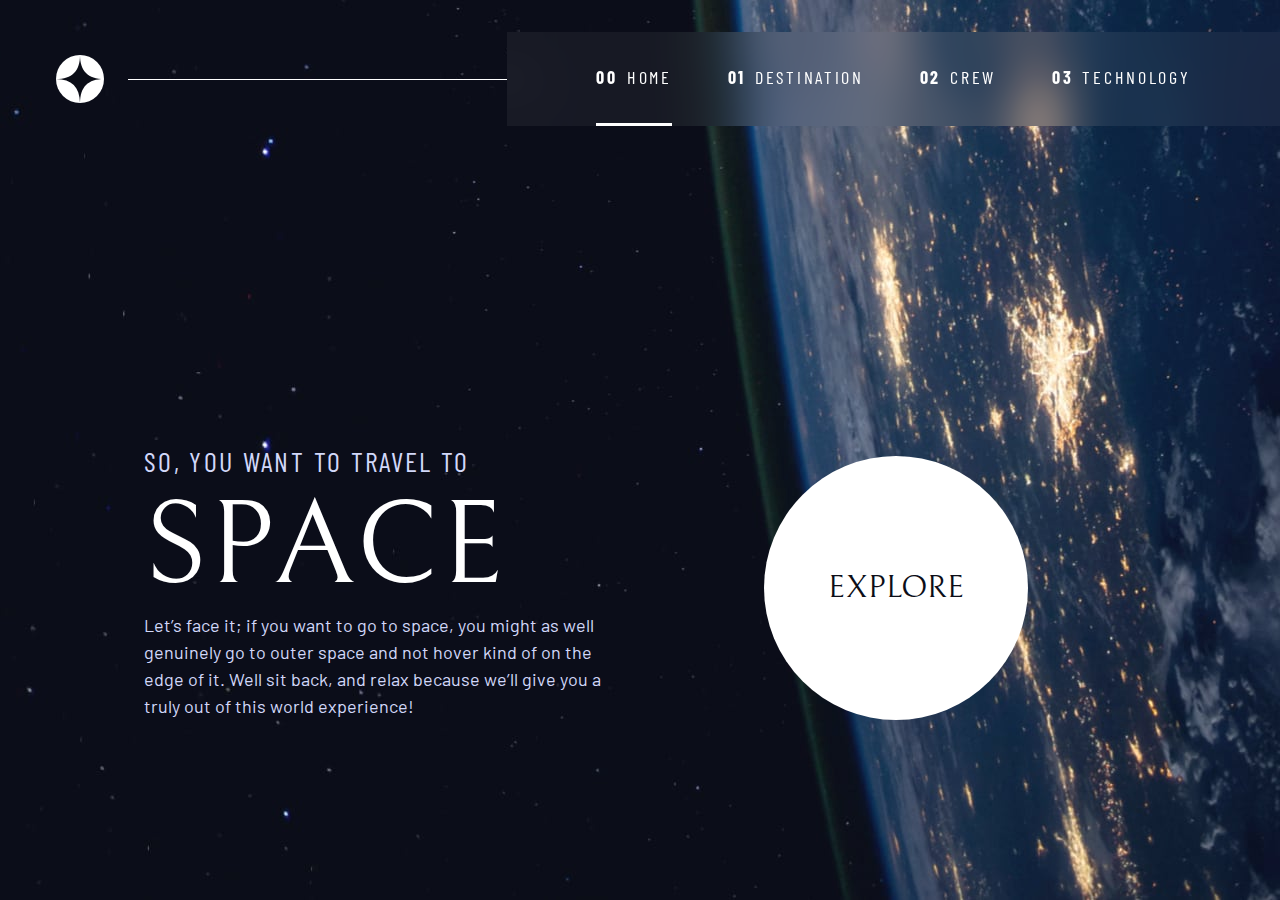
<file: index.html>
<!DOCTYPE html>
<html lang="en">
<head>
  <meta charset="UTF-8">
  <meta name="viewport" content="width=device-width, initial-scale=1.0">

  <link rel="icon" type="image/png" sizes="32x32" href="./assets/favicon-32x32.png">
  <!-- Google Fonts -->
  <link rel="preconnect" href="https://fonts.googleapis.com">
  <link rel="preconnect" href="https://fonts.gstatic.com" crossorigin>
  <link href="https://fonts.googleapis.com/css2?family=Barlow+Condensed:wght@400;700&family=Bellefair&family=Barlow:wght@400;700&display=swap" rel="stylesheet">
  
  <!-- CSS StyleSheet -->
  <link rel="stylesheet" href="assets/css/index.css">
  
  <title>Space Tour</title>
  </head>
  <body class="home">
    <a class="skip-to-content" href="#main">Skip to content</a>
    <header class="primary-header flex">
      <div>
        <img src="./assets/shared/logo.svg" alt="space tourism logo" class="logo">
      </div>
      <button class="mobile-nav-toggle" aria-controls="primary-navigation"><span class="sr-only"
          aria-expanded="false">Menu</span></button>
      <nav>
        <ul id="primary-navigation" data-visible="false"  class="primary-navigation underline-indicators flex">
          <li class="active"><a class="ff-sans-cond uppercase text-white letter-spacing-2"
              href="index.html"><span aria-hidden="true">00</span>Home</a>
          <li><a class="ff-sans-cond uppercase text-white letter-spacing-2"
              href="destination.html"><span aria-hidden="true">01</span>Destination</a>
          <li><a class="ff-sans-cond uppercase text-white letter-spacing-2" href="crew.html"><span aria-hidden="true">02</span>Crew</a>
          <li><a class="ff-sans-cond uppercase text-white letter-spacing-2"
              href="technology.html"><span aria-hidden="true">03</span>Technology</a>
        </ul>
      </nav>
    </header>

  <main id="main" class="grid-container grid-container--home">
      <div>
        <h1 class="text-accent fs-500 ff-sans-cond uppercase letter-spacing-3">
          So, you want to travel to
          <span class="text-white fs-900 ff-serif uppercase d-block">Space</span>
        </h1>
        <p class="text-accent">
          Let’s face it; if you want to go to space, you might as well genuinely go to
          outer space and not hover kind of on the edge of it. Well sit back, and relax
          because we’ll give you a truly out of this world experience!
        </p>
      </div>

      <div>
        <a href="destination.html" class="large-button text-dark ff-serif uppercase bg-white">Explore</a>
      </div>
    </main>

  <script src="navigation.js"></script>
  </body>
</html>
</file>
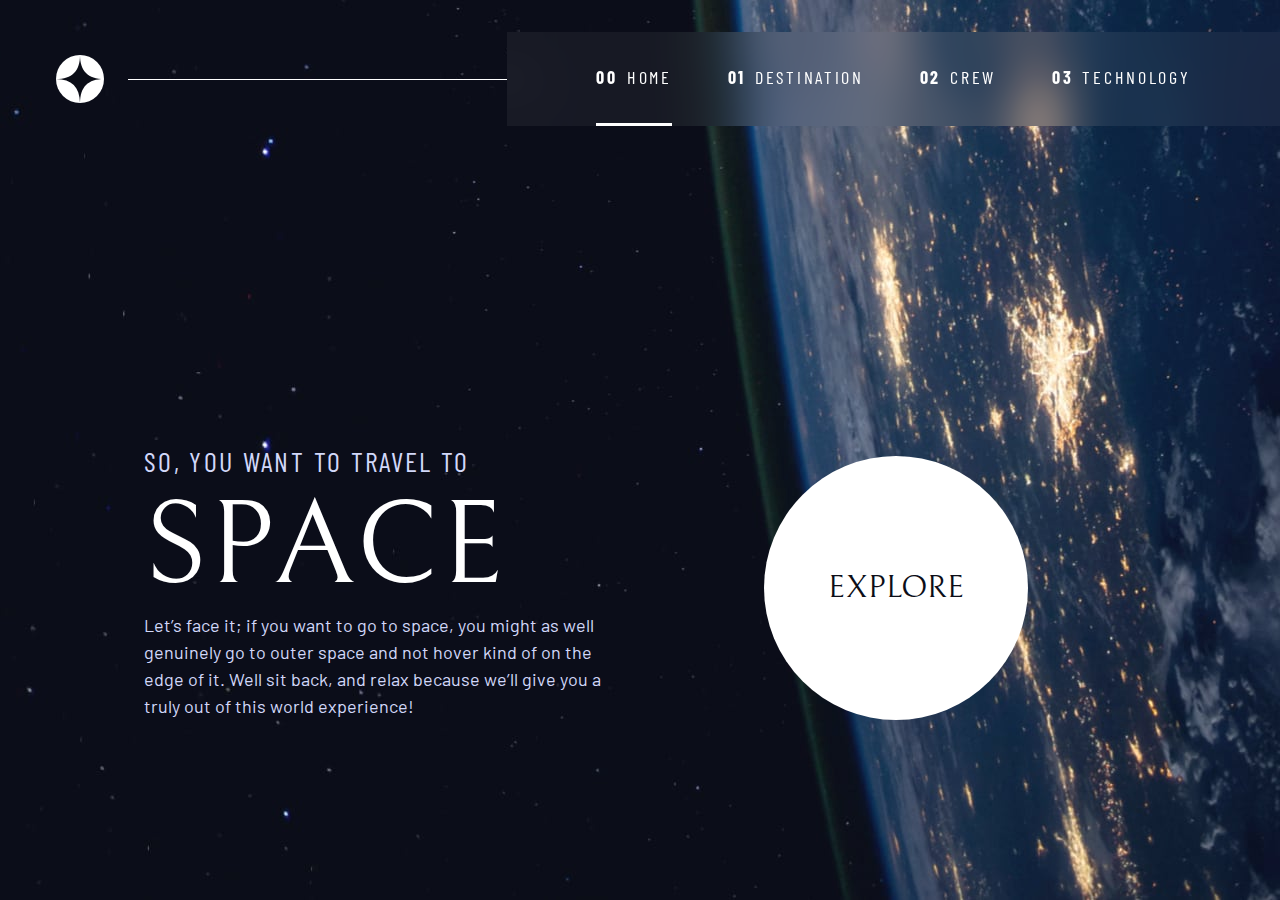
<file: starter-code/index.html>
<!DOCTYPE html>
<html lang="en">
<head>
  <meta charset="UTF-8">
  <meta name="viewport" content="width=device-width, initial-scale=1.0">

  <link rel="icon" type="image/png" sizes="32x32" href="./assets/favicon-32x32.png">
  <!-- Google Fonts -->
  <link rel="preconnect" href="https://fonts.googleapis.com">
  <link rel="preconnect" href="https://fonts.gstatic.com" crossorigin>
  <link href="https://fonts.googleapis.com/css2?family=Barlow+Condensed:wght@400;700&family=Bellefair&family=Barlow:wght@400;700&display=swap" rel="stylesheet">
  
  <!-- CSS StyleSheet -->
  <link rel="stylesheet" href="index.css">
  
  <title>Frontend Mentor | Space tourism website</title>
  </head>
  <body class="home">
    <a class="skip-to-content" href="#main">Skip to content</a>
    <header class="primary-header flex">
      <div>
        <img src="./assets/shared/logo.svg" alt="space tourism logo" class="logo">
      </div>
      <button class="mobile-nav-toggle" aria-controls="primary-navigation"><span class="sr-only"
          aria-expanded="false">Menu</span></button>
      <nav>
        <ul id="primary-navigation" data-visible="false"  class="primary-navigation underline-indicators flex">
          <li class="active"><a class="ff-sans-cond uppercase text-white letter-spacing-2"
              href="index.html"><span aria-hidden="true">00</span>Home</a>
          <li><a class="ff-sans-cond uppercase text-white letter-spacing-2"
              href="destination.html"><span aria-hidden="true">01</span>Destination</a>
          <li><a class="ff-sans-cond uppercase text-white letter-spacing-2" href="crew.html"><span aria-hidden="true">02</span>Crew</a>
          <li><a class="ff-sans-cond uppercase text-white letter-spacing-2"
              href="technology.html"><span aria-hidden="true">03</span>Technology</a>
        </ul>
      </nav>
    </header>

  <main id="main" class="grid-container grid-container--home">
      <div>
        <h1 class="text-accent fs-500 ff-sans-cond uppercase letter-spacing-3">
          So, you want to travel to
          <span class="text-white fs-900 ff-serif uppercase d-block">Space</span>
        </h1>
        <p class="text-accent">
          Let’s face it; if you want to go to space, you might as well genuinely go to
          outer space and not hover kind of on the edge of it. Well sit back, and relax
          because we’ll give you a truly out of this world experience!
        </p>
      </div>

      <div>
        <a href="#" class="large-button text-dark ff-serif uppercase bg-white">Explore</a>
      </div>
    </main>

  <script src="navigation.js"></script>
  </body>
</html>
</file>
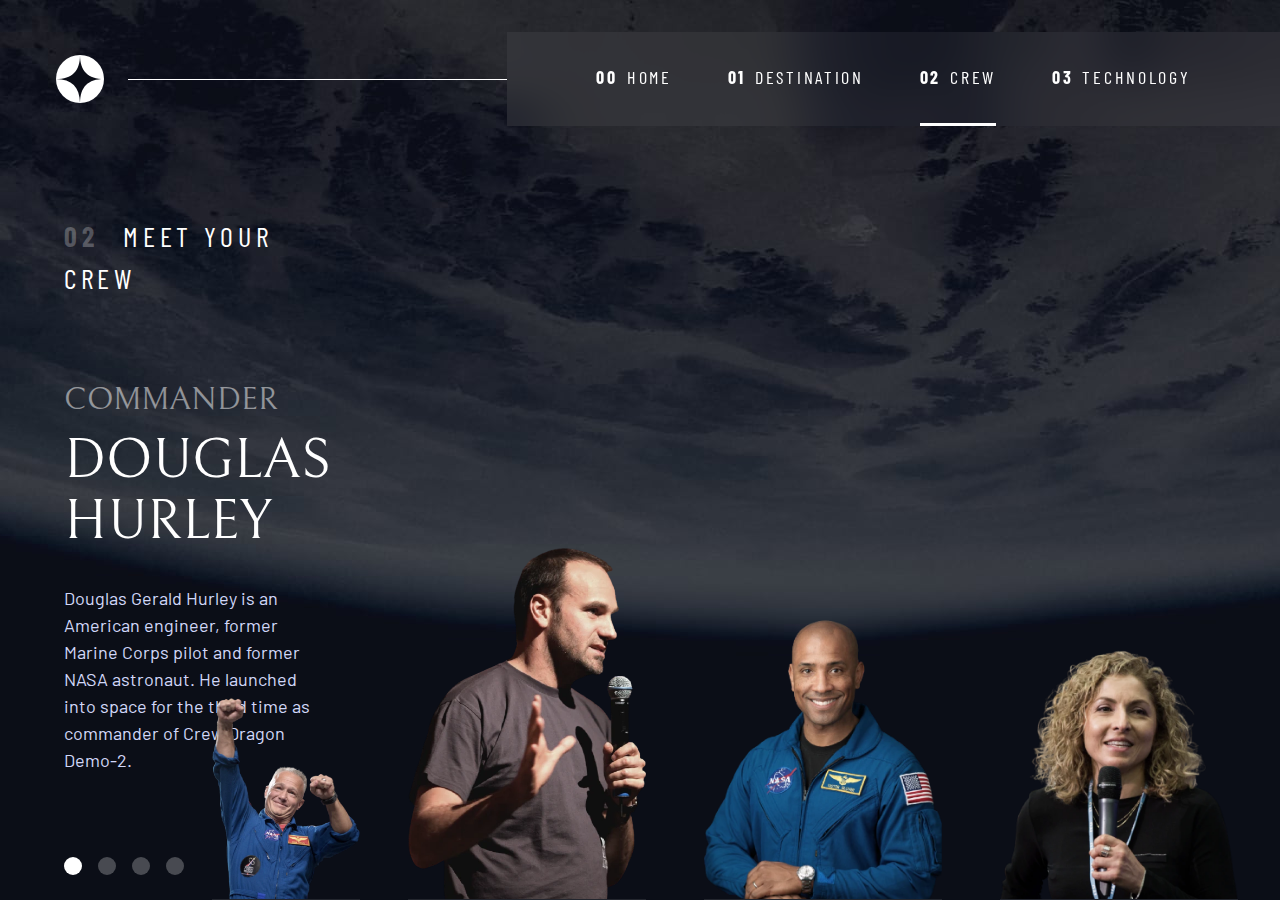
<file: crew.html>
<!DOCTYPE html>
<html lang="en">

<head>
  <meta charset="UTF-8">
  <meta name="viewport" content="width=device-width, initial-scale=1.0">

  <link rel="icon" type="image/png" sizes="32x32" href="./assets/favicon-32x32.png">
  <!-- Google Fonts -->
  <link rel="preconnect" href="https://fonts.googleapis.com">
  <link rel="preconnect" href="https://fonts.gstatic.com" crossorigin>
  <link
    href="https://fonts.googleapis.com/css2?family=Barlow+Condensed:wght@400;700&family=Bellefair&family=Barlow:wght@400;700&display=swap"
    rel="stylesheet">

  <!-- CSS StyleSheet -->
  <link rel="stylesheet" href="assets/css/index.css">

  <title>Meet the Crew</title>
</head>
<body class="crew">
  <a class="skip-to-content" href="#main">Skip to content</a>
  <header class="primary-header flex">
    <div>
      <img src="./assets/shared/logo.svg" alt="space tourism logo" class="logo">
    </div>
    <button class="mobile-nav-toggle" aria-controls="primary-navigation"><span class="sr-only"
        aria-expanded="false">Menu</span></button>
    <nav>
      <ul id="primary-navigation" data-visible="false" class="primary-navigation underline-indicators flex">
        <li><a class="ff-sans-cond uppercase text-white letter-spacing-2" href="index.html"><span
              aria-hidden="true">00</span>Home</a>
        <li><a class="ff-sans-cond uppercase text-white letter-spacing-2" href="destination.html"><span
              aria-hidden="true">01</span>Destination</a>
        <li class="active"><a class="ff-sans-cond uppercase text-white letter-spacing-2" href="crew.html"><span
              aria-hidden="true">02</span>Crew</a>
        <li><a class="ff-sans-cond uppercase text-white letter-spacing-2" href="technology.html"><span
              aria-hidden="true">03</span>Technology</a>
      </ul>
    </nav>
  </header>

  <main id="main" class="grid-container grid-container--crew flow">
    <h1 class="numbered-title"><span aria-hidden="true">02</span> Meet your crew</h1>

    <div class="dot-indicators flex" role="tablist" aria-label="crew member list">
      <button aria-selected="true" aria-controls="commander-tab" role="tab" data-image="commander-image" tabindex="0"><span class="sr-only">The commander</span></button>
      <button aria-selected="false" aria-controls="specialist-tab" role="tab" data-image="specialist-image" tabindex="-1"><span class="sr-only">The specialist</span></button>
      <button aria-selected="false" aria-controls="pilot-tab" role="tab" data-image="pilot-image" tabindex="-1"><span class="sr-only">The pilot</span></button>
      <button aria-selected="false" aria-controls="engineer-tab" role="tab" data-image="engineer-image" tabindex="-1"><span class="sr-only">The engineer</span></button>
    </div>

    <!-- Commander -->
    <article class="crew-details flow" id="commander-tab" role="tabpanel" tabindex="0">
     <header class="flow flow--space-small">
       <h2 class="fs-600 ff-serif uppercase">Commander</h2>
       <p class="fs-700 ff-serif uppercase">Douglas Hurley</p>
     </header>
      <p class="text-accent">
        Douglas Gerald Hurley is an American engineer, former Marine Corps pilot
        and former NASA astronaut. He launched into space for the third time as
        commander of Crew Dragon Demo-2.
      </p>
    </article>

    <!-- Specialist -->
    <article hidden class="crew-details flow" id="specialist-tab" role="tabpanel" tabindex="-1">
      <header class="flow flow--space-small">
        <h2 class="fs-600 ff-serif uppercase">Mission Specialist</h2>
        <p class="fs-700 ff-serif uppercase">Mark Shuttleworth</p>
      </header>
      <p class="text-accent">
        Mark Richard Shuttleworth is the founder and CEO of Canonical, the company behind the Linux-based Ubuntu operating system. Shuttleworth became the first South African to travel to space as a space tourist.
      </p>
    </article>

    <!-- Pilot -->
    <article hidden class="crew-details flow" id="pilot-tab" role="tabpanel" tabindex="-1">
      <header class="flow flow--space-small">
        <h2 class="fs-600 ff-serif uppercase">Pilot</h2>
        <p class="fs-700 ff-serif uppercase">Victor Glover</p>
      </header>
      <p class="text-accent">
        Pilot on the first operational flight of the SpaceX Crew Dragon to the
        International Space Station. Glover is a commander in the U.S. Navy where he pilots an F/A-18. He was a crew member of Expedition 64, and served as a station systems flight engineer.
      </p>
    </article>

    <!-- Engineer -->
    <article hidden class="crew-details flow" id="engineer-tab" role="tabpanel" tabindex="-1">
      <header class="flow flow--space-small">
        <h2 class="fs-600 ff-serif uppercase">Flight Engineer</h2>
        <p class="fs-700 ff-serif uppercase">Anousheh Ansari</p>
      </header>
      <p class="text-accent">
        Anousheh Ansari is an Iranian American engineer and co-founder of Prodea Systems. Ansari was the fourth self-funded space tourist, the first self-funded woman to fly to the ISS, and the first Iranian in space.
      </p>
    </article>
    
    <picture id="commander-image">
      <source srcset="assets/crew/image-douglas-hurley.webp" type="image/webp">
      <img src="assets/crew/image-douglas-hurley.png" alt="Douglas Hurley">
    </picture>
    <picture hidden id="specialist-image">
      <source srcset="assets/crew/image-mark-shuttleworth.webp" type="image/webp">
      <img src="assets/crew/image-mark-shuttleworth.png" alt="Mark Shuttleworth">
    </picture>
    <picture hidden id="pilot-image">
      <source srcset="assets/crew/image-victor-glover.webp" type="image/webp">
      <img src="assets/crew/image-victor-glover.png" alt="Victor Glover">
    </picture>
    <picture hidden id="engineer-image">
      <source srcset="assets/crew/image-anousheh-ansari.webp" type="image/webp">
      <img src="assets/crew/image-anousheh-ansari.png" alt="Anousheh Ansari">
    </picture>

  </main>
  <script src="navigation.js"></script>
  <script src="tabs.js"></script>
</body>
</html>
</file>
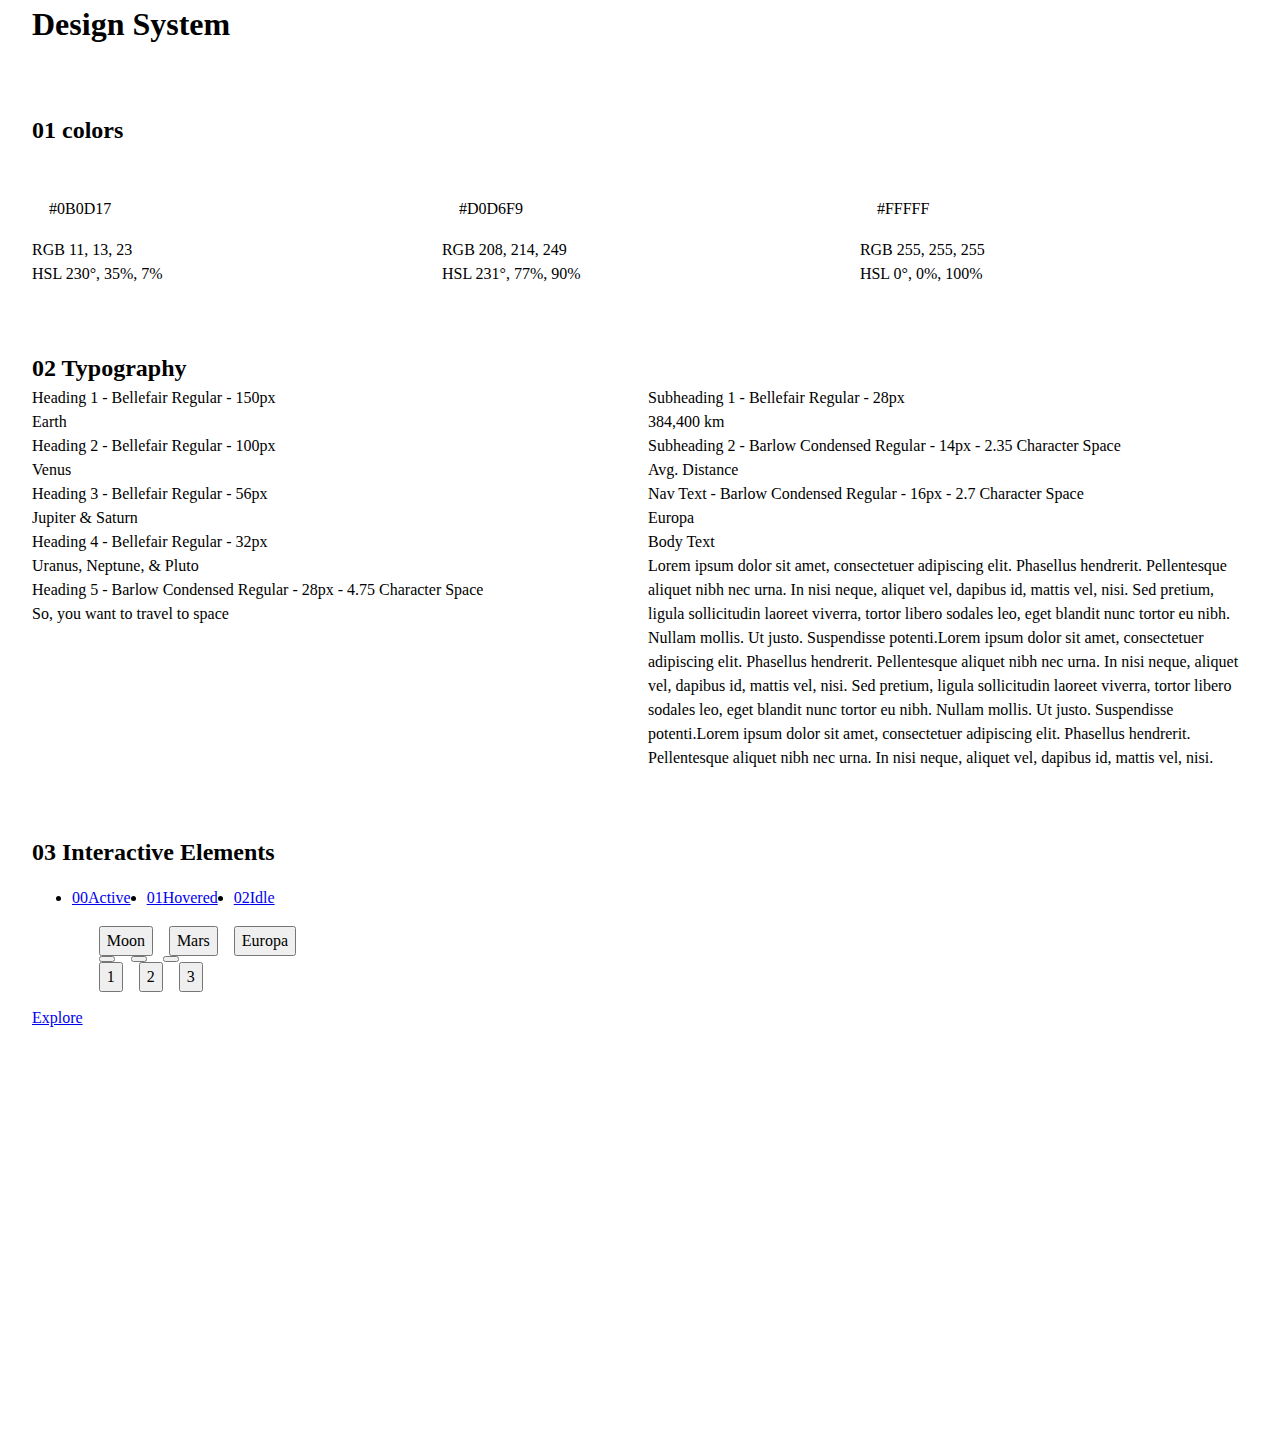
<file: design-system.html>
<!DOCTYPE html>
<html lang="en">
    <head>
        <meta charset="UTF-8">
        <meta http-equiv="X-UA-Compatible" content="IE=edge">
        <meta name="viewport" content="width=device-width, initial-scale=1.0">

        <!-- Google Fonts -->
        <link rel="preconnect" href="https://fonts.googleapis.com">
        <link rel="preconnect" href="https://fonts.gstatic.com" crossorigin>
        <link href="https://fonts.googleapis.com/css2?family=Barlow+Condensed:wght@400;700&family=Bellefair&family=Barlow:wght@400;700&display=swap" rel="stylesheet">

        <link rel="stylesheet" href="index.css">

        <title>Design System</title>
    </head>
    <body>
        
        <div class="container">
            <h1 class="ff-sans-cond fs-500 uppercase letter-spacing-1">Design System</h1>
        
            <section id="colors" class="flow" style="margin: 4rem 0">
                <h2 class="numbered-title"><span>01</span> colors</h2>
                <div class="flex">
                    <div class="flow" style="flex-grow: 1;">
                        <div class="bg-dark text-white fs-500 ff-serif" style="padding: 3rem 1rem 1rem; border: 1px solid white">
                            #0B0D17
                        </div>
                        <p><span class="text-accent">RGB</span> 11, 13, 23</p>
                        <p><span class="text-accent">HSL</span> 230°, 35%, 7%</p>
                    </div>
                    <div class="flow" style="flex-grow: 1;">
                        <div class="bg-accent text-dark fs-500 ff-serif" style="padding: 3rem 1rem 1rem; border: 1px solid white">
                            #D0D6F9
                        </div>
                        <p><span class="text-accent">RGB</span> 208, 214, 249</p>
                        <p><span class="text-accent">HSL</span> 231°, 77%, 90%</p>
                    </div>
                    <div class="flow" style="flex-grow: 1;">
                        <div class="bg-white text-dark fs-500 ff-serif" style="padding: 3rem 1rem 1rem; border: 1px solid white">
                            #FFFFF
                        </div>
                        <p><span class="text-accent">RGB</span> 255, 255, 255</p>
                        <p><span class="text-accent">HSL</span> 0°, 0%, 100%</p>
                    </div>
                </div>
            </section>
            
            <section id="typography" class="flow" style="margin: 4rem 0">
                <h2 class="numbered-title"><span>02 </span>Typography</h2>
                <div class="flex">
                    <div class="flow" style="flex-basis: 100%; --flow-space: 4rem;">
                        <div>
                            <p class="text-accent">Heading 1 - Bellefair Regular - 150px</p>
                            <p class="fs-900 ff-serif uppercase">Earth</p>
                        </div>
                        <div>
                            <p class="text-accent">Heading 2 - Bellefair Regular - 100px</p>
                            <p class="fs-800 ff-serif uppercase">Venus</p>
                        </div>
                        <div>
                            <p class="text-accent">Heading 3 - Bellefair Regular - 56px</p>
                            <p class="fs-700 ff-serif uppercase">Jupiter & Saturn</p>
                        </div>
                        <div>
                            <p class="text-accent">Heading 4 - Bellefair Regular - 32px</p>
                            <p class="fs-600 ff-serif uppercase">Uranus, Neptune, & Pluto</p>
                        </div>
                        <div>
                            <p class="text-accent">Heading 5 - Barlow Condensed Regular - 28px - 4.75 Character Space</p>
                            <p class="text-accent fs-500 ff-sans-cond letter-spacing-1 uppercase">So, you want to travel to space</p>
                        </div>
            
                    </div>
            
                    <div class="flow" style="flex-basis: 100%; --flow-space: 4rem">
                        <div>
                            <p class="text-accent">Subheading 1 - Bellefair Regular - 28px</p>
                            <p class="fs-500 ff-serif uppercase">384,400 km</p>
                        </div>
                        <div>
                            <p class="text-accent">Subheading 2 - Barlow Condensed Regular - 14px - 2.35 Character Space</p>
                            <p class="fs-200 fs-sans-cond letter-spacing-3 uppercase">Avg. Distance</p>
                        </div>
                        <div>
                            <p class="text-accent">Nav Text - Barlow Condensed Regular - 16px - 2.7 Character Space</p>
                            <p class="fs-300 letter-spacing-2 uppercase">Europa</p>
                        </div>
                        <div>
                            <p class="text-accent">Body Text</p>
                            <p>Lorem ipsum dolor sit amet, consectetuer adipiscing elit. Phasellus hendrerit. Pellentesque aliquet
                                nibh nec urna. In nisi neque, aliquet vel, dapibus id, mattis vel, nisi. Sed pretium, ligula
                                sollicitudin laoreet viverra, tortor libero sodales leo, eget blandit nunc tortor eu nibh. Nullam
                                mollis. Ut justo. Suspendisse potenti.Lorem ipsum dolor sit amet, consectetuer adipiscing elit.
                                Phasellus hendrerit. Pellentesque aliquet nibh nec urna. In nisi neque, aliquet vel, dapibus id,
                                mattis vel, nisi. Sed pretium, ligula sollicitudin laoreet viverra, tortor libero sodales leo, eget
                                blandit nunc tortor eu nibh. Nullam mollis. Ut justo. Suspendisse potenti.Lorem ipsum dolor sit
                                amet, consectetuer adipiscing elit. Phasellus hendrerit. Pellentesque aliquet nibh nec urna. In nisi
                                neque, aliquet vel, dapibus id, mattis vel, nisi. </p>
                        </div>
                    </div>
                </div>
            </section>

            <section id="interactive-elements" class="flow">
                <h2 class="numbered-title"><span>03 </span> Interactive Elements</h2>
                
                <!-- navigation -->
                <div>
                    <nav>
                        <ul class="primary-navigation underline-indicators flex">
                            <li class="active"><a class="uppercase text-white letter-spacing-2" href="#"><span>00</span>Active</a></li>
                            <li><a class="uppercase text-white letter-spacing-2" href="#"><span>01</span>Hovered</a></li>
                            <li><a class="uppercase text-white letter-spacing-2" href="#"><span>02</span>Idle</a></li>
                        </ul>
                    </nav>
                </div>

                <div class="flex">
                    <div style="margin-top: 5rem;">
                        <!-- explore button -->
                        <a href="#" class="large-button bg-white text-dark fs-600 ff-serif uppercase">Explore</a>
                    </div>
                    
                    <div class="flow" style="margin-bottom: 50vh; --flow-space: 4rem;">
                        <!-- Tabs -->
                        <div class="tab-list underline-indicators flex">
                            <button aria-selected="true" class="ff-sans-cond uppercase text-accent bg-dark letter-spacing-2">Moon</button>
                            <button aria-selected="false" class="ff-sans-cond uppercase text-accent bg-dark letter-spacing-2">Mars</button>
                            <button aria-selected="false" class="ff-sans-cond uppercase text-accent bg-dark letter-spacing-2">Europa</button>
                        </div>

                        <!-- Dots -->
                        <div class="dot-indicators flex">
                            <button aria-selected="true"><span class="sr-only">Slide title</span></button>
                            <button aria-selected="false"><span class="sr-only">Slide title</span></button>
                            <button aria-selected="false"><span class="sr-only">Slide title</span></button>
                        </div>

                        <!-- Numbers -->
                        <div class="num-indicator grid">
                            <button aria-selected="true">1</button>
                            <button aria-selected="false">2</button>
                            <button aria-selected="false">3</button>
                        </div>
                    
                    </div>
                </div>
            
            </section>
        
        </div>
        
    </body>
</html>
</file>
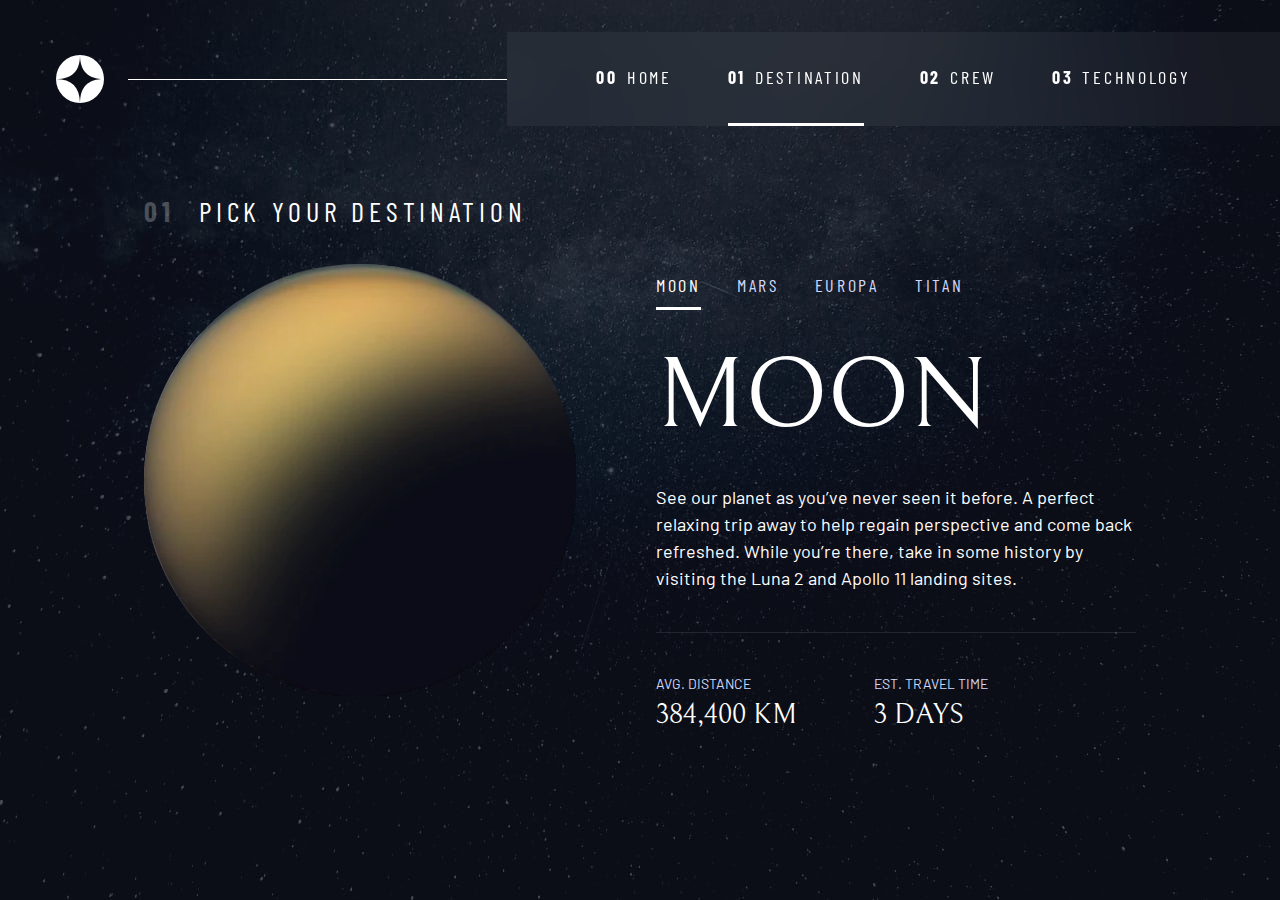
<file: destination.html>
<!DOCTYPE html>
<html lang="en">

<head>
  <meta charset="UTF-8">
  <meta name="viewport" content="width=device-width, initial-scale=1.0">

  <link rel="icon" type="image/png" sizes="32x32" href="./assets/favicon-32x32.png">
  <!-- Google Fonts -->
  <link rel="preconnect" href="https://fonts.googleapis.com">
  <link rel="preconnect" href="https://fonts.gstatic.com" crossorigin>
  <link
    href="https://fonts.googleapis.com/css2?family=Barlow+Condensed:wght@400;700&family=Bellefair&family=Barlow:wght@400;700&display=swap"
    rel="stylesheet">

  <!-- CSS StyleSheet -->
  <link rel="stylesheet" href="assets/css/index.css">

  <title>Destination</title>
</head>

<body class="destination">
  <a class="skip-to-content" href="#main">Skip to content</a>
  <header class="primary-header flex">
    <div>
      <img src="./assets/shared/logo.svg" alt="space tourism logo" class="logo">
    </div>
    <button class="mobile-nav-toggle" aria-controls="primary-navigation"><span class="sr-only"
        aria-expanded="false">Menu</span></button>
    <nav>
      <ul id="primary-navigation" data-visible="false" class="primary-navigation underline-indicators flex">
        <li><a class="ff-sans-cond uppercase text-white letter-spacing-2" href="index.html"><span
              aria-hidden="true">00</span>Home</a>
        <li class="active"><a class="ff-sans-cond uppercase text-white letter-spacing-2" href="destination.html"><span
              aria-hidden="true">01</span>Destination</a>
        <li><a class="ff-sans-cond uppercase text-white letter-spacing-2" href="crew.html"><span
              aria-hidden="true">02</span>Crew</a>
        <li><a class="ff-sans-cond uppercase text-white letter-spacing-2" href="technology.html"><span
              aria-hidden="true">03</span>Technology</a>
      </ul>
    </nav>
  </header>

<main id="main" class="grid-container grid-container--destination flow">
  <h1 class="numbered-title"><span aria-hidden="true">01</span> Pick your destination</h1>

  <picture id="moon-image">
    <source srcset="assets/destination/image-moon.webp" type="image/webp">
    <img src="assets/destination/image-moon.png" alt="the moon">
  </picture>
  <picture hidden id="mars-image">
    <source srcset="assets/destination/image-mars.webp" type="image/webp">
    <img src="assets/destination/image-mars.png" alt="the planet mars">
  </picture>
  <picture hidden id="europa-image">
    <source srcset="assets/destination/image-europa.webp" type="image/webp">
    <img src="assets/destination/image-europa.png" alt="the planet europa">
  </picture>
  <picture hidden id="titan-image">
    <source srcset="assets/destination/image-titan.webp" type="image/webp">
    <img src="assets/destination/image-titan.png" alt="the moon titan">
  </picture>


  <div class="tab-list underline-indicators flex" role="tablist" aria-label="destination list">
    <button aria-selected="true" role="tab" aria-controls="moon-tab"
      class="uppercase ff-sans-cond text-accent letter-spacing-2" tabindex="0" data-image="moon-image">Moon</button>
    <button aria-selected="false" role="tab" aria-controls="mars-tab"
      class="uppercase ff-sans-cond text-accent letter-spacing-2" tabindex="-1" data-image="mars-image">Mars</button>
    <button aria-selected="false" role="tab" aria-controls="europa-tab"
      class="uppercase ff-sans-cond text-accent letter-spacing-2" tabindex="-1"
      data-image="europa-image">Europa</button>
    <button aria-selected="false" role="tab" aria-controls="titan-tab"
      class="uppercase ff-sans-cond text-accent letter-spacing-2" tabindex="-1" data-image="titan-image">Titan</button>
  </div>

  <!-- The moon -->
  <article class="destination-info flow" id="moon-tab" tabindex="0" role="tabpanel">
    <h2 class="fs-800 uppercase ff-serif">Moon</h2>

    <p>See our planet as you’ve never seen it before. A perfect relaxing trip away to help
      regain perspective and come back refreshed. While you’re there, take in some history
      by visiting the Luna 2 and Apollo 11 landing sites.</p>

    <div class="destination-meta flex">
      <div>
        <h3 class="text-accent fs-200 uppercase">Avg. distance</h3>
        <p class="ff-serif uppercase">384,400 km</p>
      </div>
      <div>
        <h3 class="text-accent fs-200 uppercase">Est. travel time</h3>
        <p class="ff-serif uppercase">3 days</p>
      </div>
    </div>
  </article>

  <!-- Mars -->
  <article hidden class="destination-info flow" id="mars-tab" tabindex="0" role="tabpanel">
    <h2 class="fs-800 uppercase ff-serif">Mars</h2>

    <p>Don’t forget to pack your hiking boots. You’ll need them to tackle Olympus Mons,
      the tallest planetary mountain in our solar system. It’s two and a half times
      the size of Everest!</p>

    <div class="destination-meta flex">
      <div>
        <h3 class="text-accent fs-200 uppercase">Avg. distance</h3>
        <p class="ff-serif uppercase">225 mil. km</p>
      </div>
      <div>
        <h3 class="text-accent fs-200 uppercase">Est. travel time</h3>
        <p class="ff-serif uppercase">9 months</p>
      </div>
    </div>
  </article>

  <!-- Europa -->
  <article hidden class="destination-info flow" id="europa-tab" tabindex="0" role="tabpanel">
    <h2 class="fs-800 uppercase ff-serif">Europa</h2>

    <p>The smallest of the four Galilean moons orbiting Jupiter, Europa is a
      winter lover’s dream. With an icy surface, it’s perfect for a bit of
      ice skating, curling, hockey, or simple relaxation in your snug
      wintery cabin.</p>
    <div class="destination-meta flex">
      <div>
        <h3 class="text-accent fs-200 uppercase">Avg. distance</h3>
        <p class="ff-serif uppercase">628 mil. km</p>
      </div>
      <div>
        <h3 class="text-accent fs-200 uppercase">Est. travel time</h3>
        <p class="ff-serif uppercase">3 years</p>
      </div>
    </div>
  </article>

  <!-- Titan -->
  <article hidden class="destination-info flow" id="titan-tab" tabindex="0" role="tabpanel">
    <h2 class="fs-800 uppercase ff-serif">Titan</h2>

    <p>The only moon known to have a dense atmosphere other than Earth, Titan
      is a home away from home (just a few hundred degrees colder!). As a
      bonus, you get striking views of the Rings of Saturn.</p>

    <div class="destination-meta flex">
      <div>
        <h3 class="text-accent fs-200 uppercase">Avg. distance</h3>
        <p class="ff-serif uppercase">1.6 bil. km</p>
      </div>
      <div>
        <h3 class="text-accent fs-200 uppercase">Est. travel time</h3>
        <p class="ff-serif uppercase">7 years</p>
      </div>
    </div>
  </article>
</main>


<script src="navigation.js"></script>
<script src="tabs.js"></script>
</body>
</html>
</file>
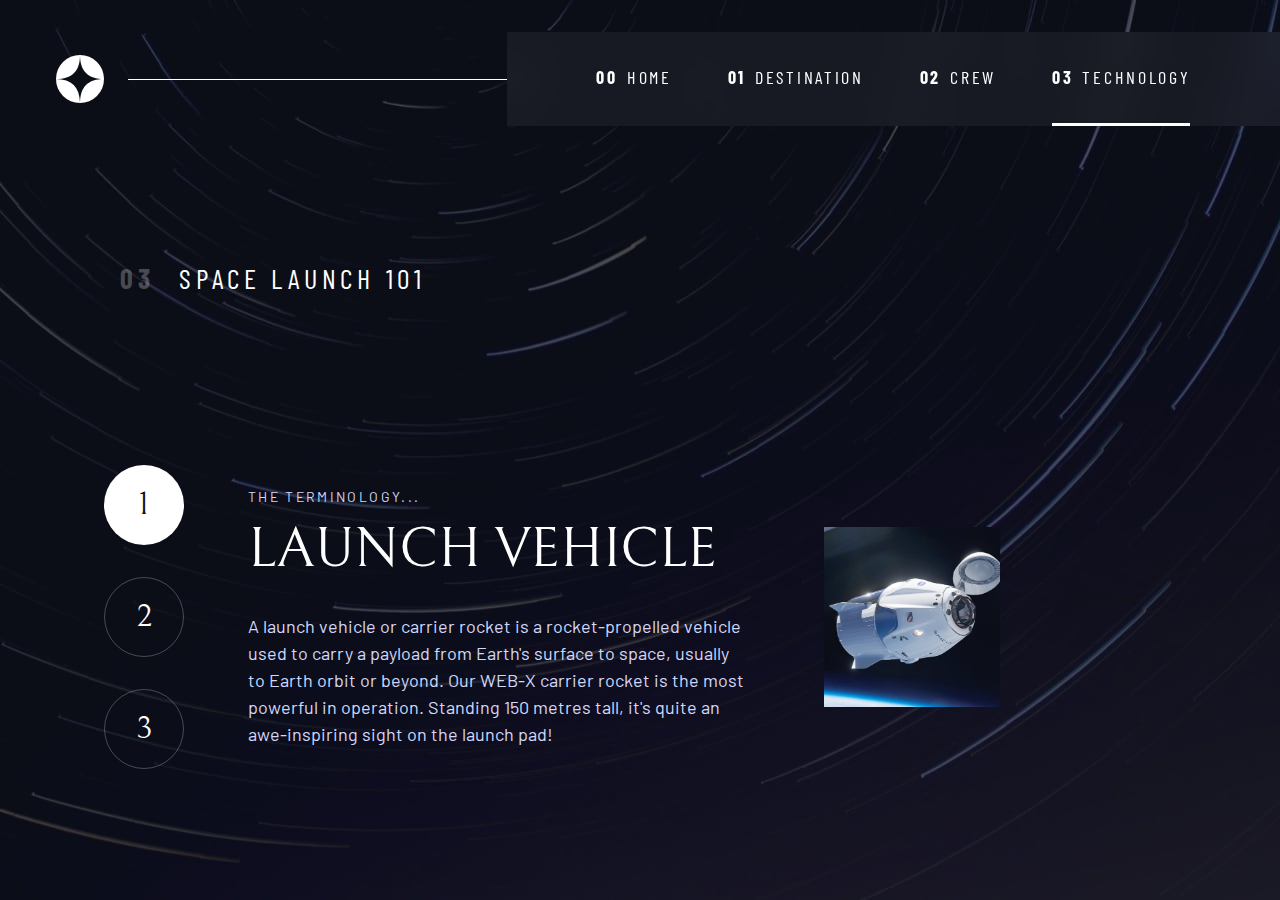
<file: technology.html>
<!DOCTYPE html>
<html lang="en">

<head>
  <meta charset="UTF-8">
  <meta name="viewport" content="width=device-width, initial-scale=1.0">

  <link rel="icon" type="image/png" sizes="32x32" href="./assets/favicon-32x32.png">
  <!-- Google Fonts -->
  <link rel="preconnect" href="https://fonts.googleapis.com">
  <link rel="preconnect" href="https://fonts.gstatic.com" crossorigin>
  <link
    href="https://fonts.googleapis.com/css2?family=Barlow+Condensed:wght@400;700&family=Bellefair&family=Barlow:wght@400;700&display=swap"
    rel="stylesheet">

  <!-- CSS StyleSheet -->
  <link rel="stylesheet" href="assets/css/index.css">

  <title>Technology</title>
</head>

<body class="tech">
<a class="skip-to-content" href="#main">Skip to content</a>
<header class="primary-header flex">
  <div>
    <img src="./assets/shared/logo.svg" alt="space tourism logo" class="logo">
  </div>
  <button class="mobile-nav-toggle" aria-controls="primary-navigation"><span class="sr-only"
      aria-expanded="false">Menu</span></button>
  <nav>
    <ul id="primary-navigation" data-visible="false" class="primary-navigation underline-indicators flex">
      <li><a class="ff-sans-cond uppercase text-white letter-spacing-2" href="index.html"><span
            aria-hidden="true">00</span>Home</a>
      <li><a class="ff-sans-cond uppercase text-white letter-spacing-2" href="destination.html"><span
            aria-hidden="true">01</span>Destination</a>
      <li><a class="ff-sans-cond uppercase text-white letter-spacing-2" href="crew.html"><span
            aria-hidden="true">02</span>Crew</a>
      <li class="active"><a class="ff-sans-cond uppercase text-white letter-spacing-2" href="technology.html"><span
            aria-hidden="true">03</span>Technology</a>
    </ul>
  </nav>
</header>

<main id="main" class="grid-container grid-container--tech flow">
  <h1 class="numbered-title"><span aria-hidden="true">03</span> Space launch 101</h1>

<div class="num-indicator flex" role="tablist" aria-label="technology list">
  <button aria-selected="true" aria-controls="vehicle-tab" role="tab" data-image="vehicle-image" tabindex="0"><span class="sr-only">Launch Vehicle</span>1</button>
  <button aria-selected="false" aria-controls="spaceport-tab" role="tab" data-image="spaceport-image" tabindex="-1"><span class="sr-only">Spaceport</span>2</button>
  <button aria-selected="false" aria-controls="capsule-tab" role="tab" data-image="capsule-image" tabindex="-1"><span class="sr-only">Space Capsule</span>3</button>
</div>

  <!-- Launch Vehicle -->
  <article class="tech-info flow" id="vehicle-tab" role="tabpanel" tabindex="0">
    <header class="flow flow--space-small">
      <p class="text-accent fs-200 fs-sans-cond letter-spacing-3 uppercase">The terminology...</p>
      <h2 class="fs-700 ff-serif uppercase">Launch vehicle</h2>
    </header>

    <p class="text-accent">
      A launch vehicle or carrier rocket is a rocket-propelled vehicle used to carry a payload from Earth's surface to space, usually to Earth orbit or beyond. Our WEB-X carrier rocket is the most powerful in operation. Standing 150 metres tall, it's quite an awe-inspiring sight on the launch pad!
    </p>
  </article>

  <!-- Spaceport -->
  <article hidden class="tech-info flow" id="spaceport-tab" role="tabpanel" tabindex="-1">
    <header class="flow flow--space-small">
      <p class="text-accent fs-200 fs-sans-cond letter-spacing-3 uppercase">The terminology...</p>
      <h2 class="fs-700 ff-serif uppercase">Spaceport</h2>
    </header>
  
    <p class="text-accent">
      A spaceport or cosmodrome is a site for launching (or receiving) spacecraft, by analogy to the seaport for ships or airport for aircraft. Based in the famous Cape Canaveral, our spaceport is ideally situated to take advantage of the Earth’s rotation for launch.
    </p>
  </article>

  <!-- Space Capsule -->
  <article hidden class="tech-info flow" id="capsule-tab" role="tabpanel" tabindex="-1">
    <header class="flow flow--space-small">
      <p class="text-accent fs-200 fs-sans-cond letter-spacing-3 uppercase">The terminology...</p>
      <h2 class="fs-700 ff-serif uppercase">Space capsule</h2>
    </header>
  
    <p class="text-accent">
      A space capsule is an often-crewed spacecraft that uses a blunt-body reentry capsule to reenter the Earth's atmosphere without wings. Our capsule is where you'll spend your time during the flight. It includes a space gym, cinema, and plenty of other activities to keep you entertained.
    </p>
  </article>

  <picture id="vehicle-image">
    <img src="assets/technology/image-launch-vehicle-landscape.jpg" alt="launch vehicle" class="landscape">
    <img src="assets/technology/image-launch-vehicle-portrait.jpg" alt="launch vehicle" class="portrait">
  </picture>
  <picture hidden id="spaceport-image">
    <img src="assets/technology/image-spaceport-landscape.jpg" alt="space port" class="landscape">
    <img src="assets/technology/image-spaceport-portrait.jpg" alt="space port" class="portrait">
  </picture>
  <picture hidden id="capsule-image">
    <img src="assets/technology/image-space-capsule-landscape.jpg" alt="space capsule" class="landscape">
    <img src="assets/technology/image-space-capsule-portrait.jpg" alt="space capsule" class="portrait">
  </picture>
</main>

<script src="navigation.js"></script>
<script src="tabs.js"></script>
</body>
</html>
</file>
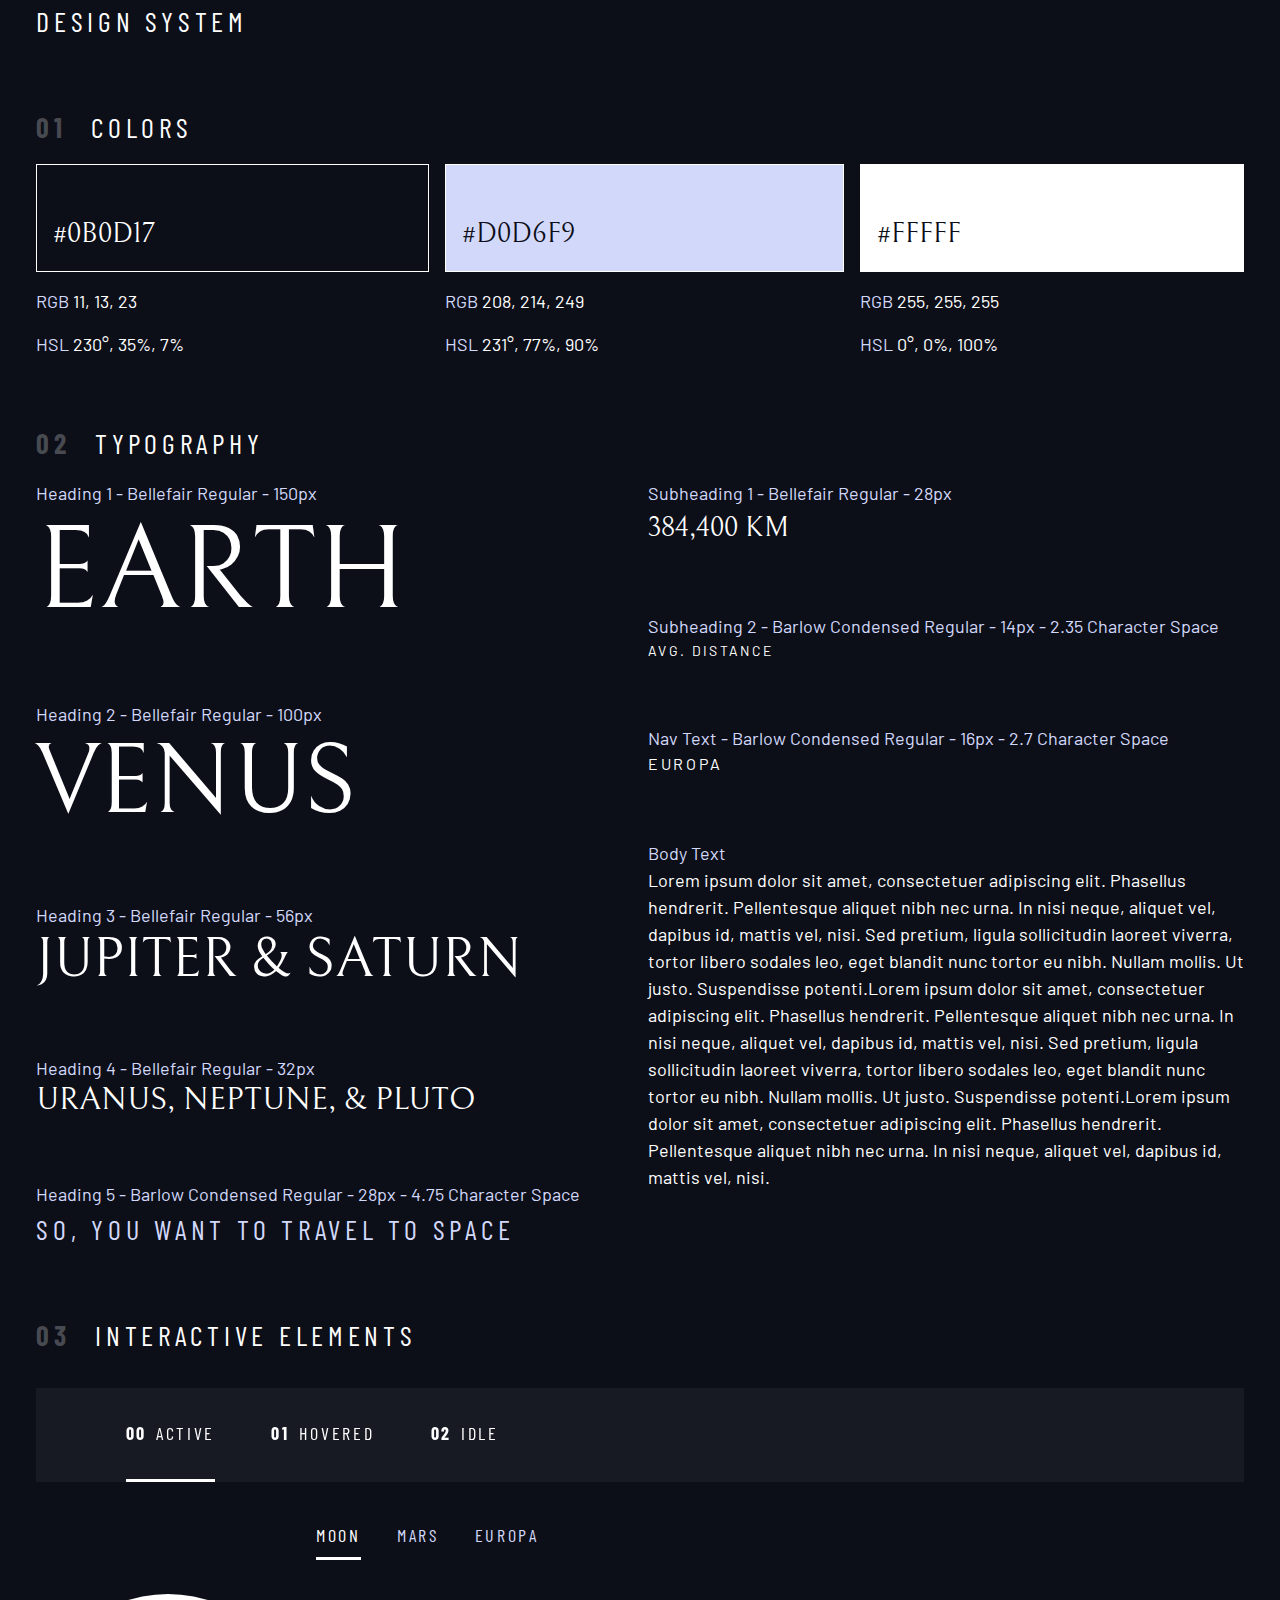
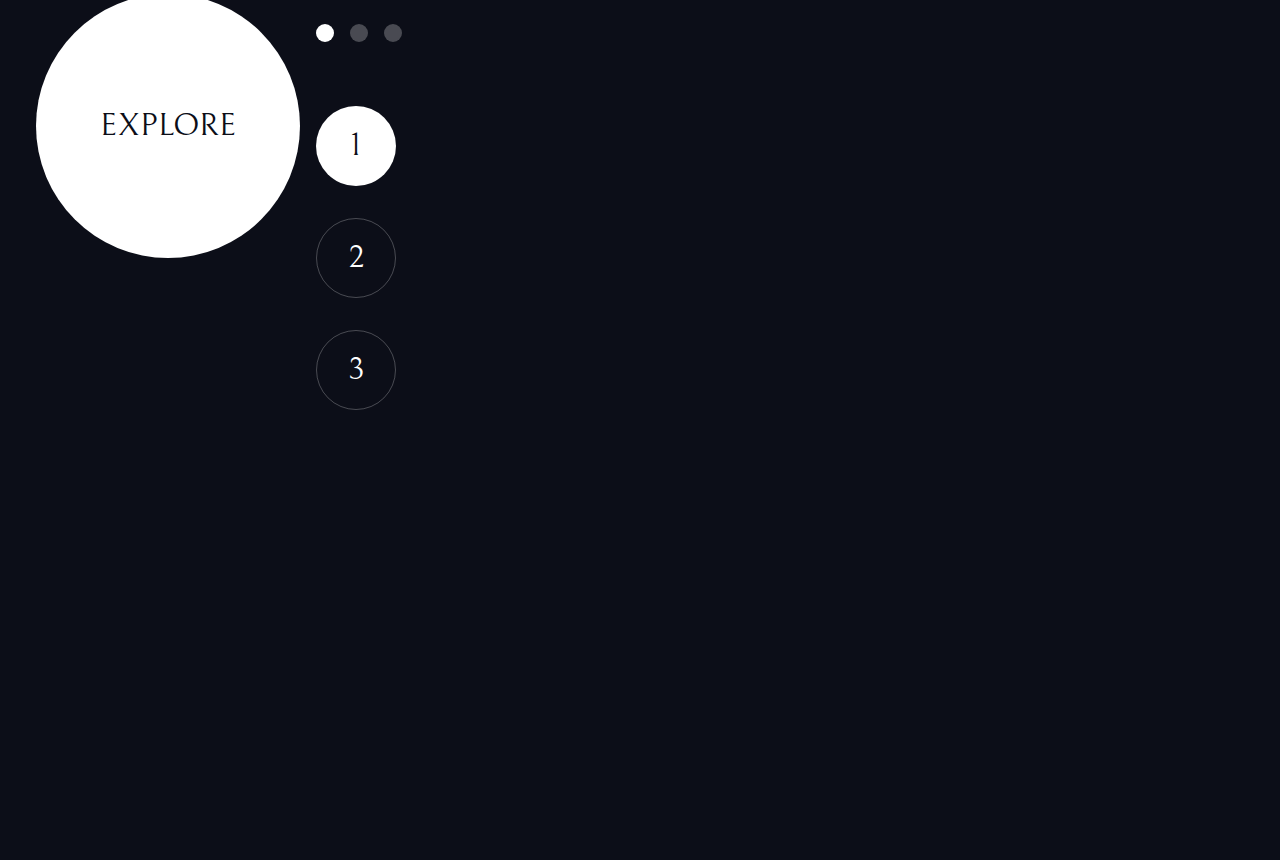
<file: assets/design-system.html>
<!DOCTYPE html>
<html lang="en">
    <head>
        <meta charset="UTF-8">
        <meta http-equiv="X-UA-Compatible" content="IE=edge">
        <meta name="viewport" content="width=device-width, initial-scale=1.0">

        <!-- Google Fonts -->
        <link rel="preconnect" href="https://fonts.googleapis.com">
        <link rel="preconnect" href="https://fonts.gstatic.com" crossorigin>
        <link href="https://fonts.googleapis.com/css2?family=Barlow+Condensed:wght@400;700&family=Bellefair&family=Barlow:wght@400;700&display=swap" rel="stylesheet">

        <link rel="stylesheet" href="css/index.css">

        <title>Design System</title>
    </head>
    <body>
        
        <div class="container">
            <h1 class="ff-sans-cond fs-500 uppercase letter-spacing-1">Design System</h1>
        
            <section id="colors" class="flow" style="margin: 4rem 0">
                <h2 class="numbered-title"><span>01</span> colors</h2>
                <div class="flex">
                    <div class="flow" style="flex-grow: 1;">
                        <div class="bg-dark text-white fs-500 ff-serif" style="padding: 3rem 1rem 1rem; border: 1px solid white">
                            #0B0D17
                        </div>
                        <p><span class="text-accent">RGB</span> 11, 13, 23</p>
                        <p><span class="text-accent">HSL</span> 230°, 35%, 7%</p>
                    </div>
                    <div class="flow" style="flex-grow: 1;">
                        <div class="bg-accent text-dark fs-500 ff-serif" style="padding: 3rem 1rem 1rem; border: 1px solid white">
                            #D0D6F9
                        </div>
                        <p><span class="text-accent">RGB</span> 208, 214, 249</p>
                        <p><span class="text-accent">HSL</span> 231°, 77%, 90%</p>
                    </div>
                    <div class="flow" style="flex-grow: 1;">
                        <div class="bg-white text-dark fs-500 ff-serif" style="padding: 3rem 1rem 1rem; border: 1px solid white">
                            #FFFFF
                        </div>
                        <p><span class="text-accent">RGB</span> 255, 255, 255</p>
                        <p><span class="text-accent">HSL</span> 0°, 0%, 100%</p>
                    </div>
                </div>
            </section>
            
            <section id="typography" class="flow" style="margin: 4rem 0">
                <h2 class="numbered-title"><span>02 </span>Typography</h2>
                <div class="flex">
                    <div class="flow" style="flex-basis: 100%; --flow-space: 4rem;">
                        <div>
                            <p class="text-accent">Heading 1 - Bellefair Regular - 150px</p>
                            <p class="fs-900 ff-serif uppercase">Earth</p>
                        </div>
                        <div>
                            <p class="text-accent">Heading 2 - Bellefair Regular - 100px</p>
                            <p class="fs-800 ff-serif uppercase">Venus</p>
                        </div>
                        <div>
                            <p class="text-accent">Heading 3 - Bellefair Regular - 56px</p>
                            <p class="fs-700 ff-serif uppercase">Jupiter & Saturn</p>
                        </div>
                        <div>
                            <p class="text-accent">Heading 4 - Bellefair Regular - 32px</p>
                            <p class="fs-600 ff-serif uppercase">Uranus, Neptune, & Pluto</p>
                        </div>
                        <div>
                            <p class="text-accent">Heading 5 - Barlow Condensed Regular - 28px - 4.75 Character Space</p>
                            <p class="text-accent fs-500 ff-sans-cond letter-spacing-1 uppercase">So, you want to travel to space</p>
                        </div>
            
                    </div>
            
                    <div class="flow" style="flex-basis: 100%; --flow-space: 4rem">
                        <div>
                            <p class="text-accent">Subheading 1 - Bellefair Regular - 28px</p>
                            <p class="fs-500 ff-serif uppercase">384,400 km</p>
                        </div>
                        <div>
                            <p class="text-accent">Subheading 2 - Barlow Condensed Regular - 14px - 2.35 Character Space</p>
                            <p class="fs-200 fs-sans-cond letter-spacing-3 uppercase">Avg. Distance</p>
                        </div>
                        <div>
                            <p class="text-accent">Nav Text - Barlow Condensed Regular - 16px - 2.7 Character Space</p>
                            <p class="fs-300 letter-spacing-2 uppercase">Europa</p>
                        </div>
                        <div>
                            <p class="text-accent">Body Text</p>
                            <p>Lorem ipsum dolor sit amet, consectetuer adipiscing elit. Phasellus hendrerit. Pellentesque aliquet
                                nibh nec urna. In nisi neque, aliquet vel, dapibus id, mattis vel, nisi. Sed pretium, ligula
                                sollicitudin laoreet viverra, tortor libero sodales leo, eget blandit nunc tortor eu nibh. Nullam
                                mollis. Ut justo. Suspendisse potenti.Lorem ipsum dolor sit amet, consectetuer adipiscing elit.
                                Phasellus hendrerit. Pellentesque aliquet nibh nec urna. In nisi neque, aliquet vel, dapibus id,
                                mattis vel, nisi. Sed pretium, ligula sollicitudin laoreet viverra, tortor libero sodales leo, eget
                                blandit nunc tortor eu nibh. Nullam mollis. Ut justo. Suspendisse potenti.Lorem ipsum dolor sit
                                amet, consectetuer adipiscing elit. Phasellus hendrerit. Pellentesque aliquet nibh nec urna. In nisi
                                neque, aliquet vel, dapibus id, mattis vel, nisi. </p>
                        </div>
                    </div>
                </div>
            </section>

            <section id="interactive-elements" class="flow">
                <h2 class="numbered-title"><span>03 </span> Interactive Elements</h2>
                
                <!-- navigation -->
                <div>
                    <nav>
                        <ul class="primary-navigation underline-indicators flex">
                            <li class="active"><a class="ff-sans-cond uppercase text-white letter-spacing-2" href="#"><span>00</span>Active</a></li>
                            <li><a class="ff-sans-cond uppercase text-white letter-spacing-2" href="#"><span>01</span>Hovered</a></li>
                            <li><a class="ff-sans-cond uppercase text-white letter-spacing-2" href="#"><span>02</span>Idle</a></li>
                        </ul>
                    </nav>
                </div>

                <div class="flex">
                    <div style="margin-top: 5rem;">
                        <!-- explore button -->
                        <a href="#" class="large-button bg-white text-dark fs-600 ff-serif uppercase">Explore</a>
                    </div>
                    
                    <div class="flow" style="margin-bottom: 50vh; --flow-space: 4rem;">
                        <!-- Tabs -->
                        <div class="tab-list underline-indicators flex">
                            <button aria-selected="true" class="ff-sans-cond uppercase text-accent letter-spacing-2">Moon</button>
                            <button aria-selected="false" class="ff-sans-cond uppercase text-accent letter-spacing-2">Mars</button>
                            <button aria-selected="false" class="ff-sans-cond uppercase text-accent letter-spacing-2">Europa</button>
                        </div>

                        <!-- Dots -->
                        <div class="dot-indicators flex">
                            <button aria-selected="true"><span class="sr-only">Slide title</span></button>
                            <button aria-selected="false"><span class="sr-only">Slide title</span></button>
                            <button aria-selected="false"><span class="sr-only">Slide title</span></button>
                        </div>

                        <!-- Numbers -->
                        <div class="num-indicator grid">
                            <button aria-selected="true">1</button>
                            <button aria-selected="false">2</button>
                            <button aria-selected="false">3</button>
                        </div>
                    
                    </div>
                </div>
            
            </section>
        
        </div>
        
    </body>
</html>
</file>
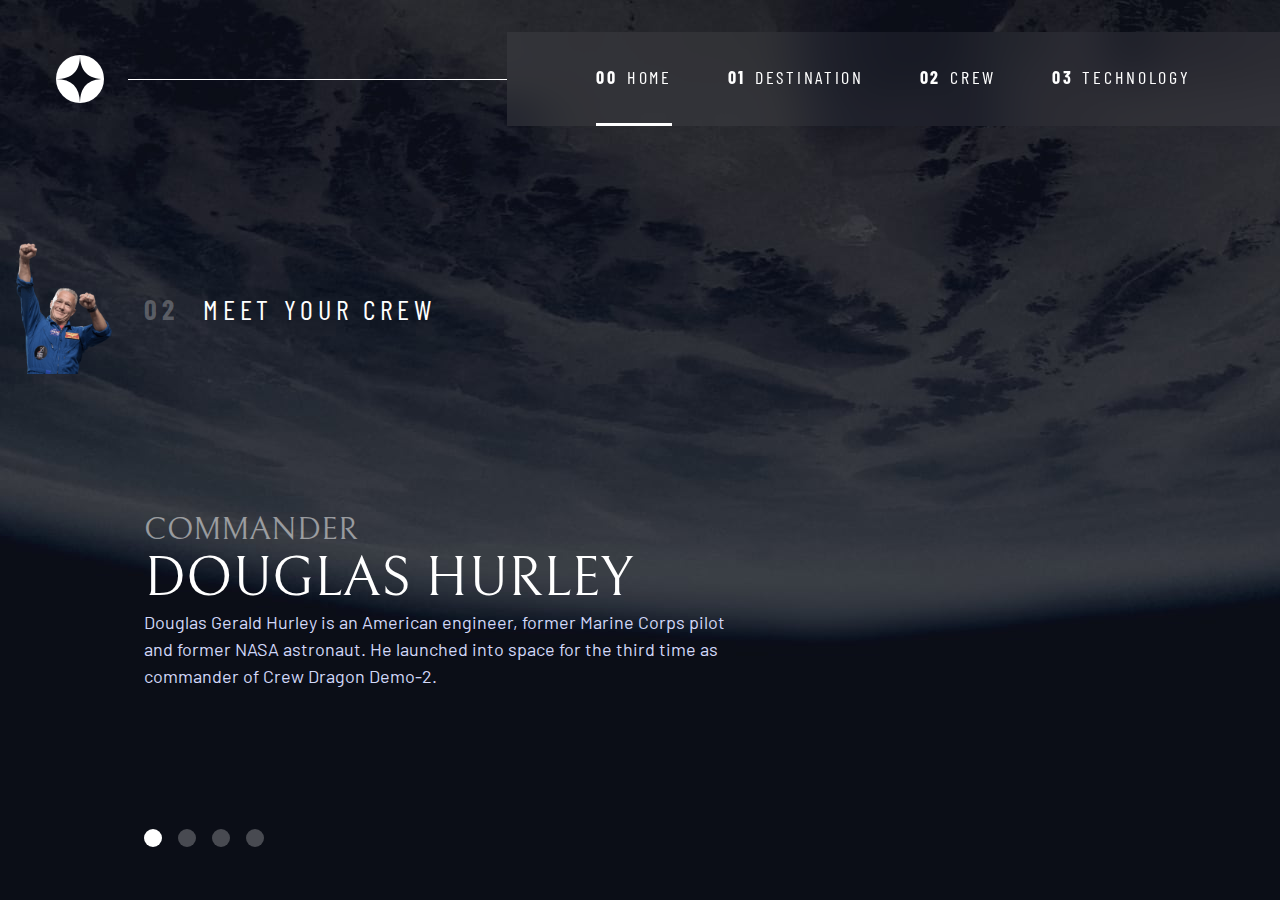
<file: starter-code/crew-commander.html>
<!DOCTYPE html>
<html lang="en">

<head>
  <meta charset="UTF-8">
  <meta name="viewport" content="width=device-width, initial-scale=1.0">

  <link rel="icon" type="image/png" sizes="32x32" href="./assets/favicon-32x32.png">
  <!-- Google Fonts -->
  <link rel="preconnect" href="https://fonts.googleapis.com">
  <link rel="preconnect" href="https://fonts.gstatic.com" crossorigin>
  <link
    href="https://fonts.googleapis.com/css2?family=Barlow+Condensed:wght@400;700&family=Bellefair&family=Barlow:wght@400;700&display=swap"
    rel="stylesheet">

  <!-- CSS StyleSheet -->
  <link rel="stylesheet" href="index.css">

  <title>Frontend Mentor | Space tourism website</title>
</head>
<body class="crew">
  <a class="skip-to-content" href="#main">Skip to content</a>
  <header class="primary-header flex">
    <div>
      <img src="./assets/shared/logo.svg" alt="space tourism logo" class="logo">
    </div>
    <button class="mobile-nav-toggle" aria-controls="primary-navigation"><span class="sr-only"
        aria-expanded="false">Menu</span></button>
    <nav>
      <ul id="primary-navigation" data-visible="false" class="primary-navigation underline-indicators flex">
        <li class="active"><a class="ff-sans-cond uppercase text-white letter-spacing-2" href="index.html"><span
              aria-hidden="true">00</span>Home</a>
        <li><a class="ff-sans-cond uppercase text-white letter-spacing-2" href="destination.html"><span
              aria-hidden="true">01</span>Destination</a>
        <li><a class="ff-sans-cond uppercase text-white letter-spacing-2" href="crew.html"><span
              aria-hidden="true">02</span>Crew</a>
        <li><a class="ff-sans-cond uppercase text-white letter-spacing-2" href="technology.html"><span
              aria-hidden="true">03</span>Technology</a>
      </ul>
    </nav>
  </header>

  <main id="main" class="grid-container grid-container--crew flow">
    <h1 class="numbered-title"><span aria-hidden="true">02</span> Meet your crew</h1>

    <div class="dot-indicators flex">
      <button aria-selected="true"><span class="sr-only">The commander</span></button>
      <button aria-selected="false"><span class="sr-only">The specialist</span></button>
      <button aria-selected="false"><span class="sr-only">The pilot</span></button>
      <button aria-selected="false"><span class="sr-only">The engineer</span></button>
    </div>

    <article class="crew-details">
      <h2 class="fs-600 ff-serif uppercase">Commander</h2>
      <p class="fs-700 ff-serif uppercase">Douglas Hurley</p>
      
      <p class="text-accent">
        Douglas Gerald Hurley is an American engineer, former Marine Corps pilot
        and former NASA astronaut. He launched into space for the third time as
        commander of Crew Dragon Demo-2.
      </p>
    </article>
    
    <img src="./assets/crew/image-douglas-hurley.png" alt="Douglas Hurley">

  </main>
  <script src="index.js"></script>
</body>
</html>
</file>
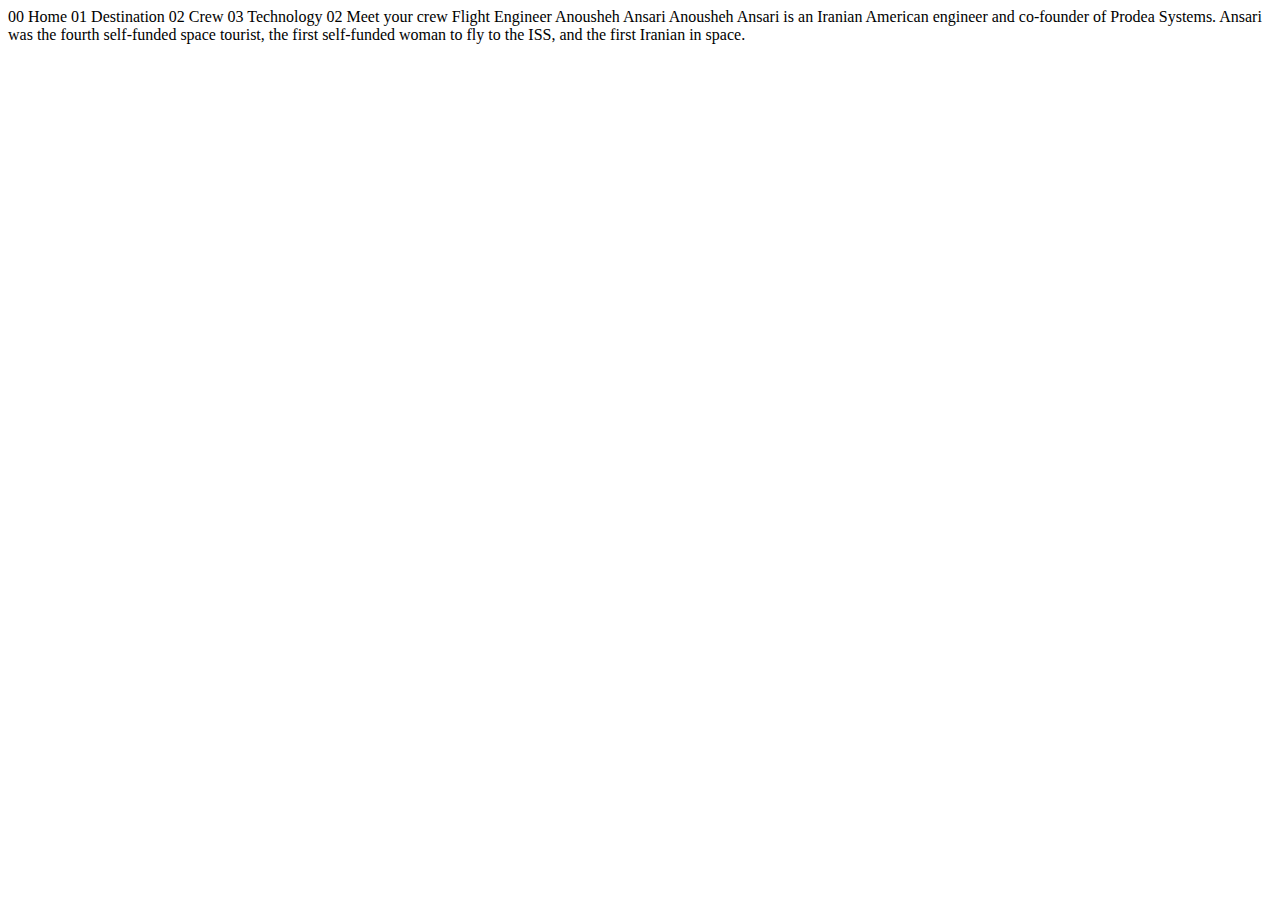
<file: starter-code/crew-engineer.html>
<!DOCTYPE html>
<html lang="en">
<head>
  <meta charset="UTF-8">
  <meta name="viewport" content="width=device-width, initial-scale=1.0">

  <link rel="icon" type="image/png" sizes="32x32" href="./assets/favicon-32x32.png">
  
  <title>Frontend Mentor | Space tourism website</title>
</head>
<body>

  00 Home
  01 Destination
  02 Crew
  03 Technology

  02 Meet your crew

  Flight Engineer
  Anousheh Ansari

  Anousheh Ansari is an Iranian American engineer and co-founder of Prodea Systems. 
  Ansari was the fourth self-funded space tourist, the first self-funded woman to 
  fly to the ISS, and the first Iranian in space. 
</body>
</html>
</file>
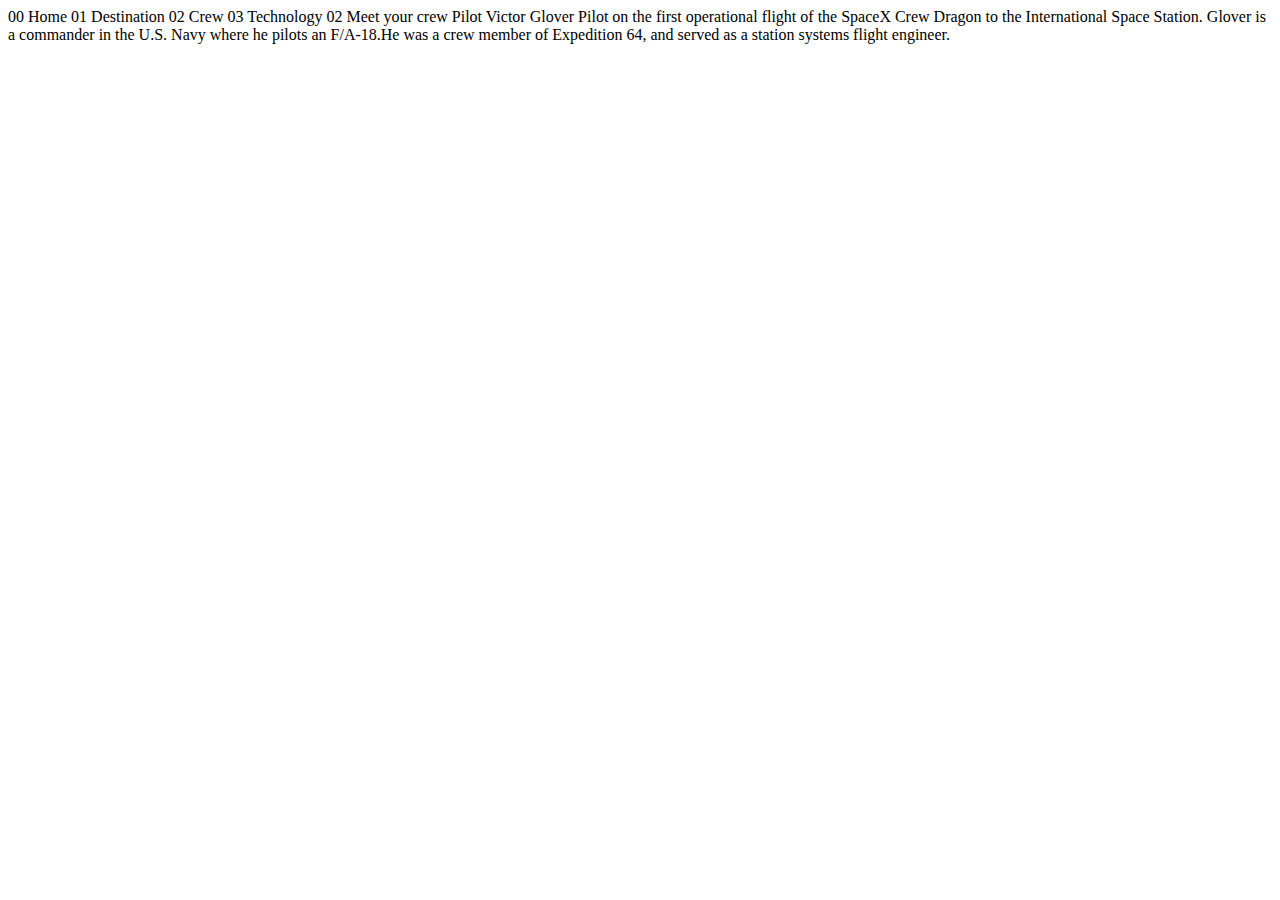
<file: starter-code/crew-pilot.html>
<!DOCTYPE html>
<html lang="en">
<head>
  <meta charset="UTF-8">
  <meta name="viewport" content="width=device-width, initial-scale=1.0">

  <link rel="icon" type="image/png" sizes="32x32" href="./assets/favicon-32x32.png">
  
  <title>Frontend Mentor | Space tourism website</title>
</head>
<body>

  00 Home
  01 Destination
  02 Crew
  03 Technology

  02 Meet your crew

  Pilot
  Victor Glover

  Pilot on the first operational flight of the SpaceX Crew Dragon to the 
  International Space Station. Glover is a commander in the U.S. Navy where 
  he pilots an F/A-18.He was a crew member of Expedition 64, and served as a 
  station systems flight engineer. 
</body>
</html>
</file>
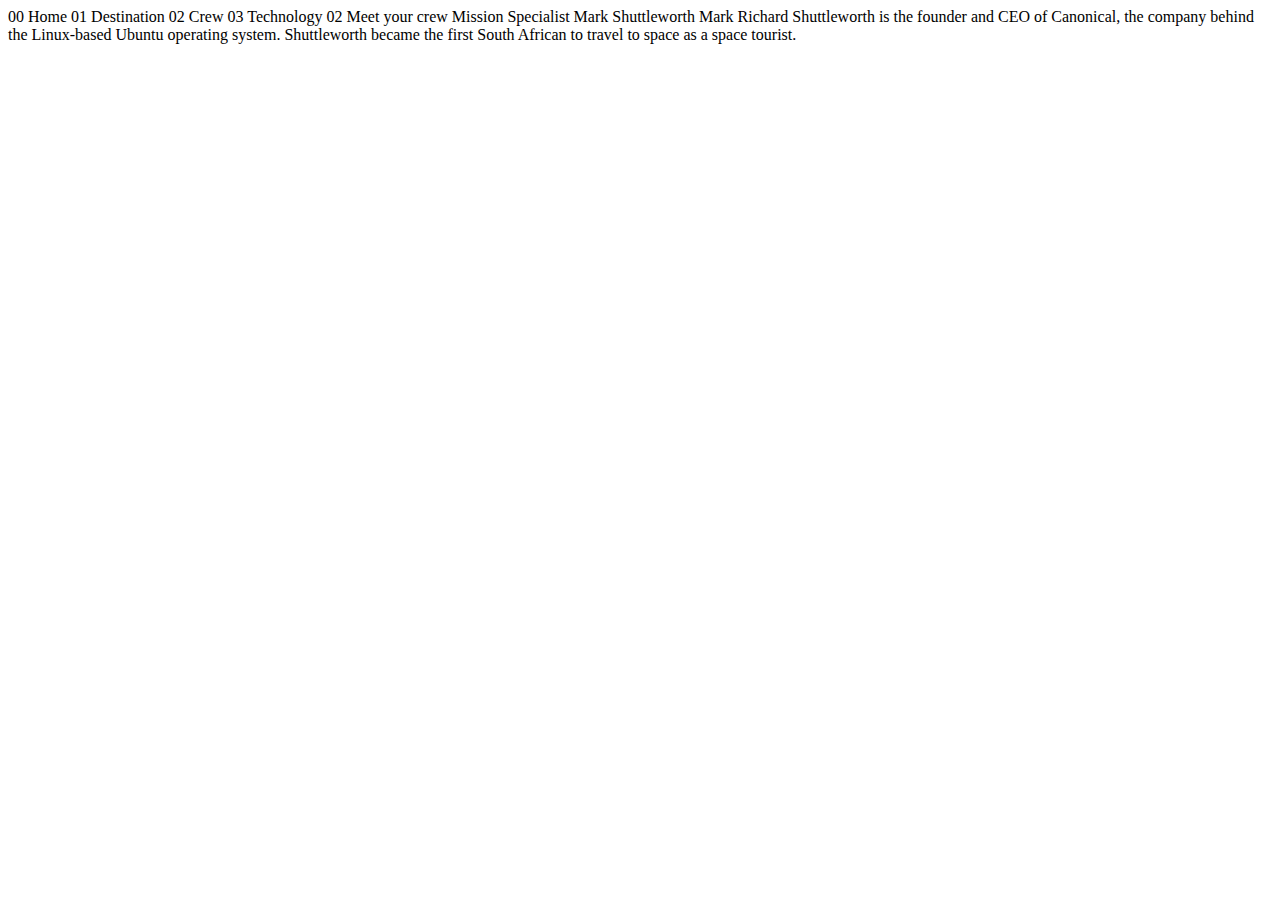
<file: starter-code/crew-specialist.html>
<!DOCTYPE html>
<html lang="en">
<head>
  <meta charset="UTF-8">
  <meta name="viewport" content="width=device-width, initial-scale=1.0">

  <link rel="icon" type="image/png" sizes="32x32" href="./assets/favicon-32x32.png">
  
  <title>Frontend Mentor | Space tourism website</title>
</head>
<body>

  00 Home
  01 Destination
  02 Crew
  03 Technology

  02 Meet your crew

  Mission Specialist
  Mark Shuttleworth

  Mark Richard Shuttleworth is the founder and CEO of Canonical, the company behind 
  the Linux-based Ubuntu operating system. Shuttleworth became the first South 
  African to travel to space as a space tourist.
</body>
</html>
</file>
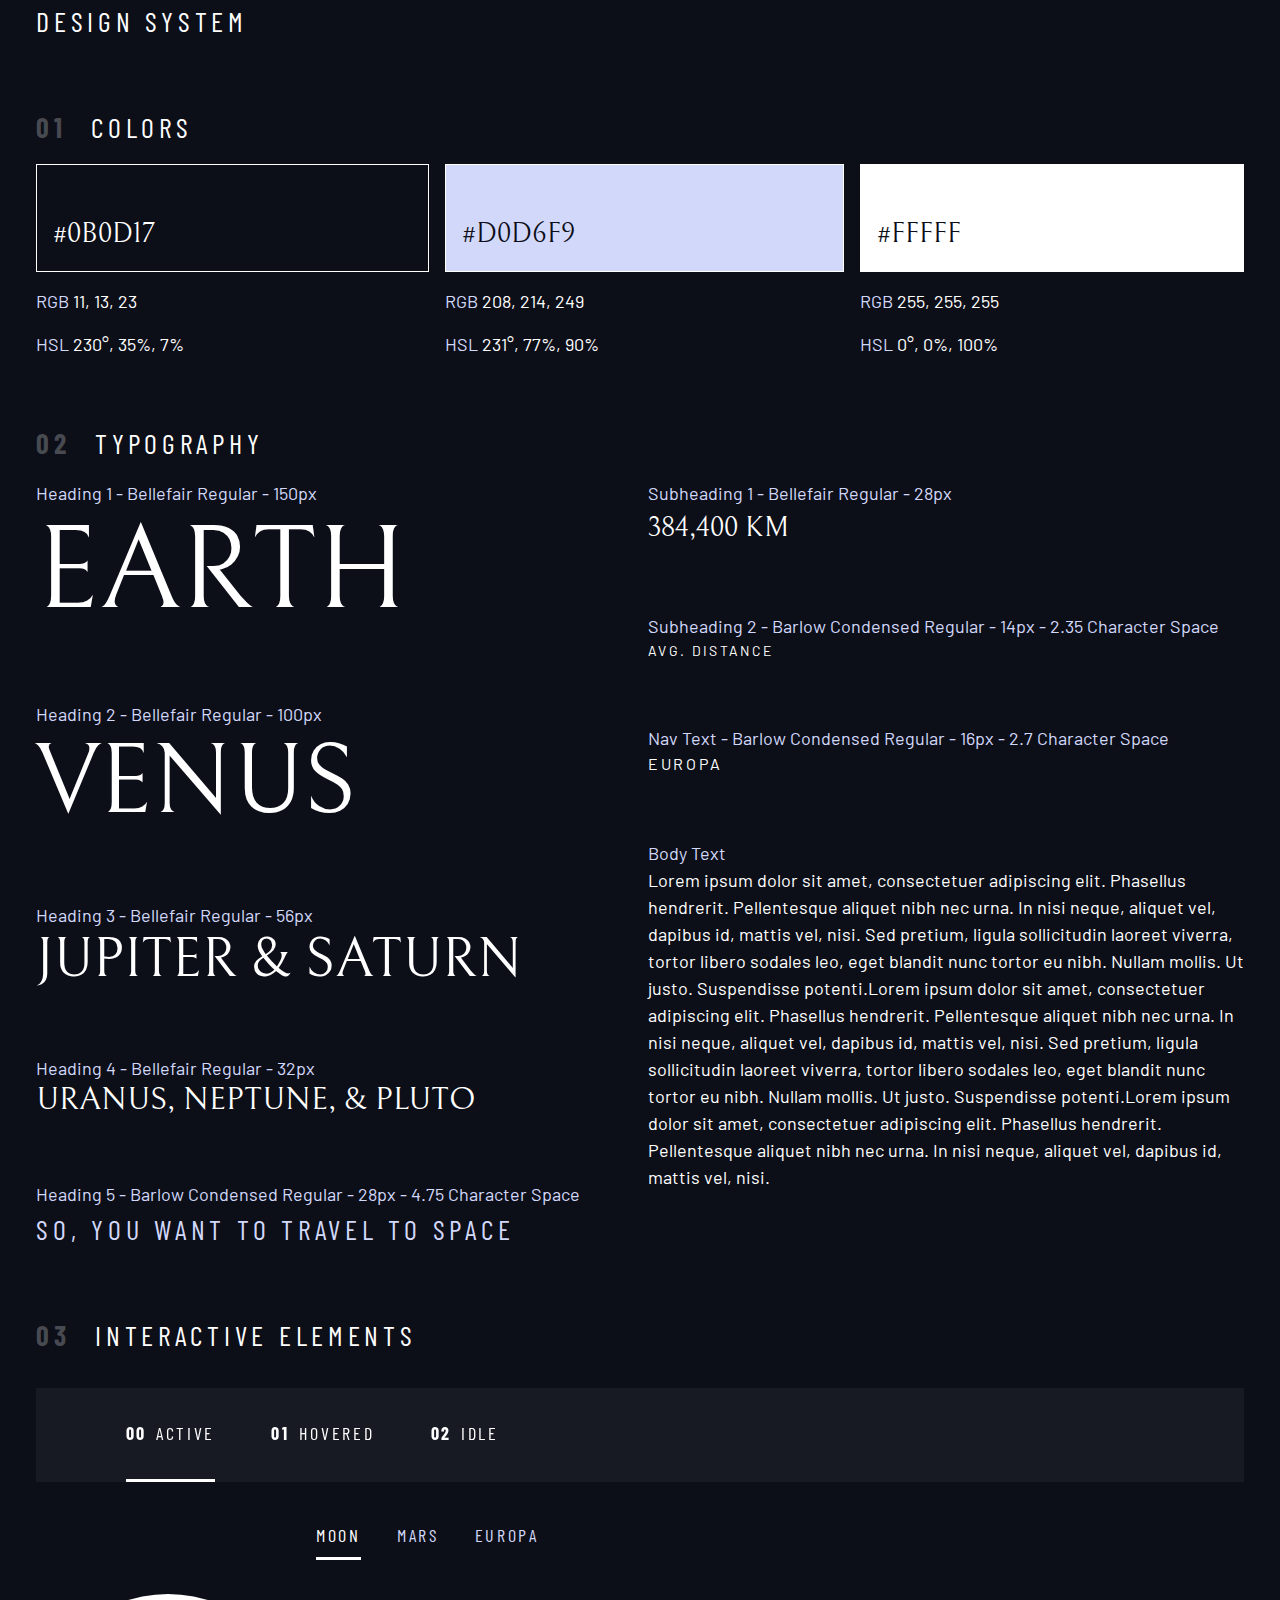
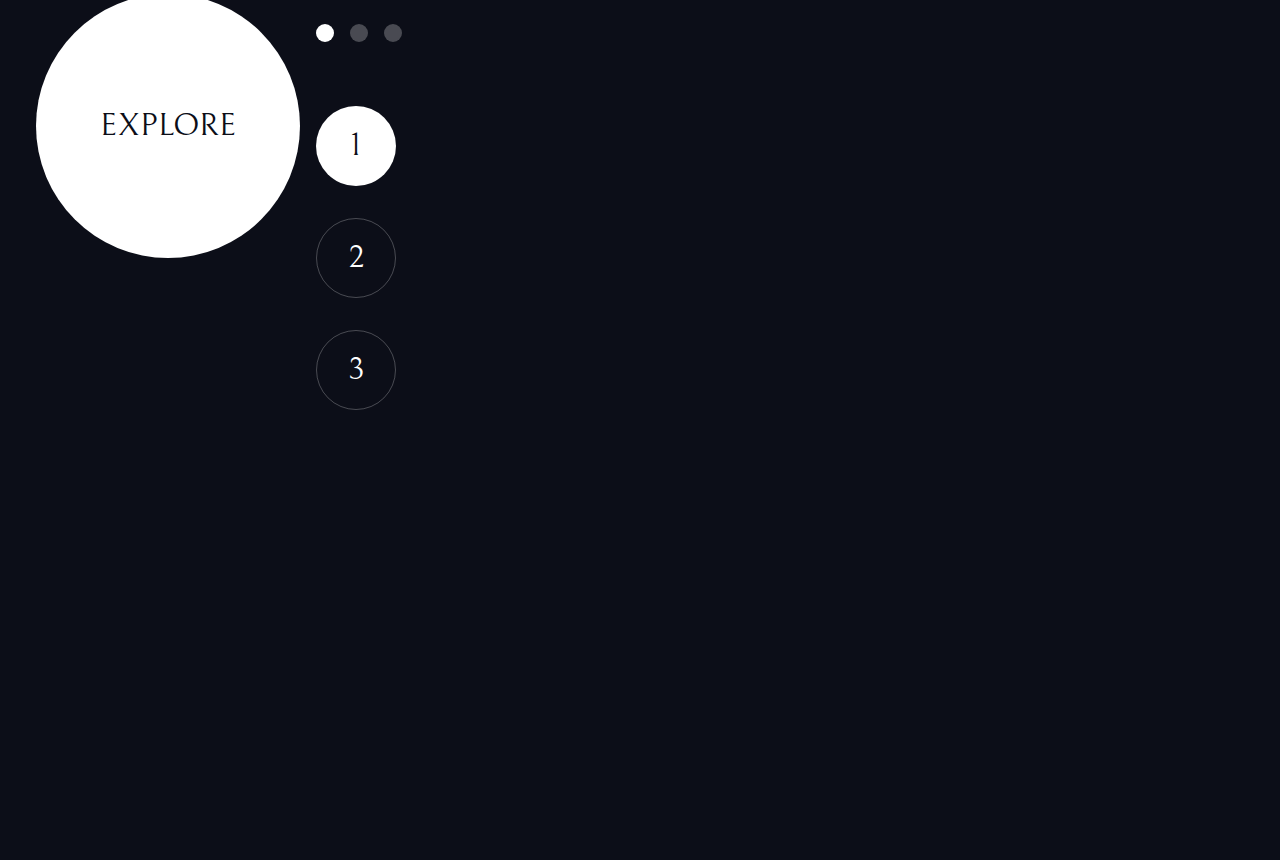
<file: starter-code/design-system.html>
<!DOCTYPE html>
<html lang="en">
    <head>
        <meta charset="UTF-8">
        <meta http-equiv="X-UA-Compatible" content="IE=edge">
        <meta name="viewport" content="width=device-width, initial-scale=1.0">

        <!-- Google Fonts -->
        <link rel="preconnect" href="https://fonts.googleapis.com">
        <link rel="preconnect" href="https://fonts.gstatic.com" crossorigin>
        <link href="https://fonts.googleapis.com/css2?family=Barlow+Condensed:wght@400;700&family=Bellefair&family=Barlow:wght@400;700&display=swap" rel="stylesheet">

        <link rel="stylesheet" href="index.css">

        <title>Design System</title>
    </head>
    <body>
        
        <div class="container">
            <h1 class="ff-sans-cond fs-500 uppercase letter-spacing-1">Design System</h1>
        
            <section id="colors" class="flow" style="margin: 4rem 0">
                <h2 class="numbered-title"><span>01</span> colors</h2>
                <div class="flex">
                    <div class="flow" style="flex-grow: 1;">
                        <div class="bg-dark text-white fs-500 ff-serif" style="padding: 3rem 1rem 1rem; border: 1px solid white">
                            #0B0D17
                        </div>
                        <p><span class="text-accent">RGB</span> 11, 13, 23</p>
                        <p><span class="text-accent">HSL</span> 230°, 35%, 7%</p>
                    </div>
                    <div class="flow" style="flex-grow: 1;">
                        <div class="bg-accent text-dark fs-500 ff-serif" style="padding: 3rem 1rem 1rem; border: 1px solid white">
                            #D0D6F9
                        </div>
                        <p><span class="text-accent">RGB</span> 208, 214, 249</p>
                        <p><span class="text-accent">HSL</span> 231°, 77%, 90%</p>
                    </div>
                    <div class="flow" style="flex-grow: 1;">
                        <div class="bg-white text-dark fs-500 ff-serif" style="padding: 3rem 1rem 1rem; border: 1px solid white">
                            #FFFFF
                        </div>
                        <p><span class="text-accent">RGB</span> 255, 255, 255</p>
                        <p><span class="text-accent">HSL</span> 0°, 0%, 100%</p>
                    </div>
                </div>
            </section>
            
            <section id="typography" class="flow" style="margin: 4rem 0">
                <h2 class="numbered-title"><span>02 </span>Typography</h2>
                <div class="flex">
                    <div class="flow" style="flex-basis: 100%; --flow-space: 4rem;">
                        <div>
                            <p class="text-accent">Heading 1 - Bellefair Regular - 150px</p>
                            <p class="fs-900 ff-serif uppercase">Earth</p>
                        </div>
                        <div>
                            <p class="text-accent">Heading 2 - Bellefair Regular - 100px</p>
                            <p class="fs-800 ff-serif uppercase">Venus</p>
                        </div>
                        <div>
                            <p class="text-accent">Heading 3 - Bellefair Regular - 56px</p>
                            <p class="fs-700 ff-serif uppercase">Jupiter & Saturn</p>
                        </div>
                        <div>
                            <p class="text-accent">Heading 4 - Bellefair Regular - 32px</p>
                            <p class="fs-600 ff-serif uppercase">Uranus, Neptune, & Pluto</p>
                        </div>
                        <div>
                            <p class="text-accent">Heading 5 - Barlow Condensed Regular - 28px - 4.75 Character Space</p>
                            <p class="text-accent fs-500 ff-sans-cond letter-spacing-1 uppercase">So, you want to travel to space</p>
                        </div>
            
                    </div>
            
                    <div class="flow" style="flex-basis: 100%; --flow-space: 4rem">
                        <div>
                            <p class="text-accent">Subheading 1 - Bellefair Regular - 28px</p>
                            <p class="fs-500 ff-serif uppercase">384,400 km</p>
                        </div>
                        <div>
                            <p class="text-accent">Subheading 2 - Barlow Condensed Regular - 14px - 2.35 Character Space</p>
                            <p class="fs-200 fs-sans-cond letter-spacing-3 uppercase">Avg. Distance</p>
                        </div>
                        <div>
                            <p class="text-accent">Nav Text - Barlow Condensed Regular - 16px - 2.7 Character Space</p>
                            <p class="fs-300 letter-spacing-2 uppercase">Europa</p>
                        </div>
                        <div>
                            <p class="text-accent">Body Text</p>
                            <p>Lorem ipsum dolor sit amet, consectetuer adipiscing elit. Phasellus hendrerit. Pellentesque aliquet
                                nibh nec urna. In nisi neque, aliquet vel, dapibus id, mattis vel, nisi. Sed pretium, ligula
                                sollicitudin laoreet viverra, tortor libero sodales leo, eget blandit nunc tortor eu nibh. Nullam
                                mollis. Ut justo. Suspendisse potenti.Lorem ipsum dolor sit amet, consectetuer adipiscing elit.
                                Phasellus hendrerit. Pellentesque aliquet nibh nec urna. In nisi neque, aliquet vel, dapibus id,
                                mattis vel, nisi. Sed pretium, ligula sollicitudin laoreet viverra, tortor libero sodales leo, eget
                                blandit nunc tortor eu nibh. Nullam mollis. Ut justo. Suspendisse potenti.Lorem ipsum dolor sit
                                amet, consectetuer adipiscing elit. Phasellus hendrerit. Pellentesque aliquet nibh nec urna. In nisi
                                neque, aliquet vel, dapibus id, mattis vel, nisi. </p>
                        </div>
                    </div>
                </div>
            </section>

            <section id="interactive-elements" class="flow">
                <h2 class="numbered-title"><span>03 </span> Interactive Elements</h2>
                
                <!-- navigation -->
                <div>
                    <nav>
                        <ul class="primary-navigation underline-indicators flex">
                            <li class="active"><a class="ff-sans-cond uppercase text-white letter-spacing-2" href="#"><span>00</span>Active</a></li>
                            <li><a class="ff-sans-cond uppercase text-white letter-spacing-2" href="#"><span>01</span>Hovered</a></li>
                            <li><a class="ff-sans-cond uppercase text-white letter-spacing-2" href="#"><span>02</span>Idle</a></li>
                        </ul>
                    </nav>
                </div>

                <div class="flex">
                    <div style="margin-top: 5rem;">
                        <!-- explore button -->
                        <a href="#" class="large-button bg-white text-dark fs-600 ff-serif uppercase">Explore</a>
                    </div>
                    
                    <div class="flow" style="margin-bottom: 50vh; --flow-space: 4rem;">
                        <!-- Tabs -->
                        <div class="tab-list underline-indicators flex">
                            <button aria-selected="true" class="ff-sans-cond uppercase text-accent letter-spacing-2">Moon</button>
                            <button aria-selected="false" class="ff-sans-cond uppercase text-accent letter-spacing-2">Mars</button>
                            <button aria-selected="false" class="ff-sans-cond uppercase text-accent letter-spacing-2">Europa</button>
                        </div>

                        <!-- Dots -->
                        <div class="dot-indicators flex">
                            <button aria-selected="true"><span class="sr-only">Slide title</span></button>
                            <button aria-selected="false"><span class="sr-only">Slide title</span></button>
                            <button aria-selected="false"><span class="sr-only">Slide title</span></button>
                        </div>

                        <!-- Numbers -->
                        <div class="num-indicator grid">
                            <button aria-selected="true">1</button>
                            <button aria-selected="false">2</button>
                            <button aria-selected="false">3</button>
                        </div>
                    
                    </div>
                </div>
            
            </section>
        
        </div>
        
    </body>
</html>
</file>
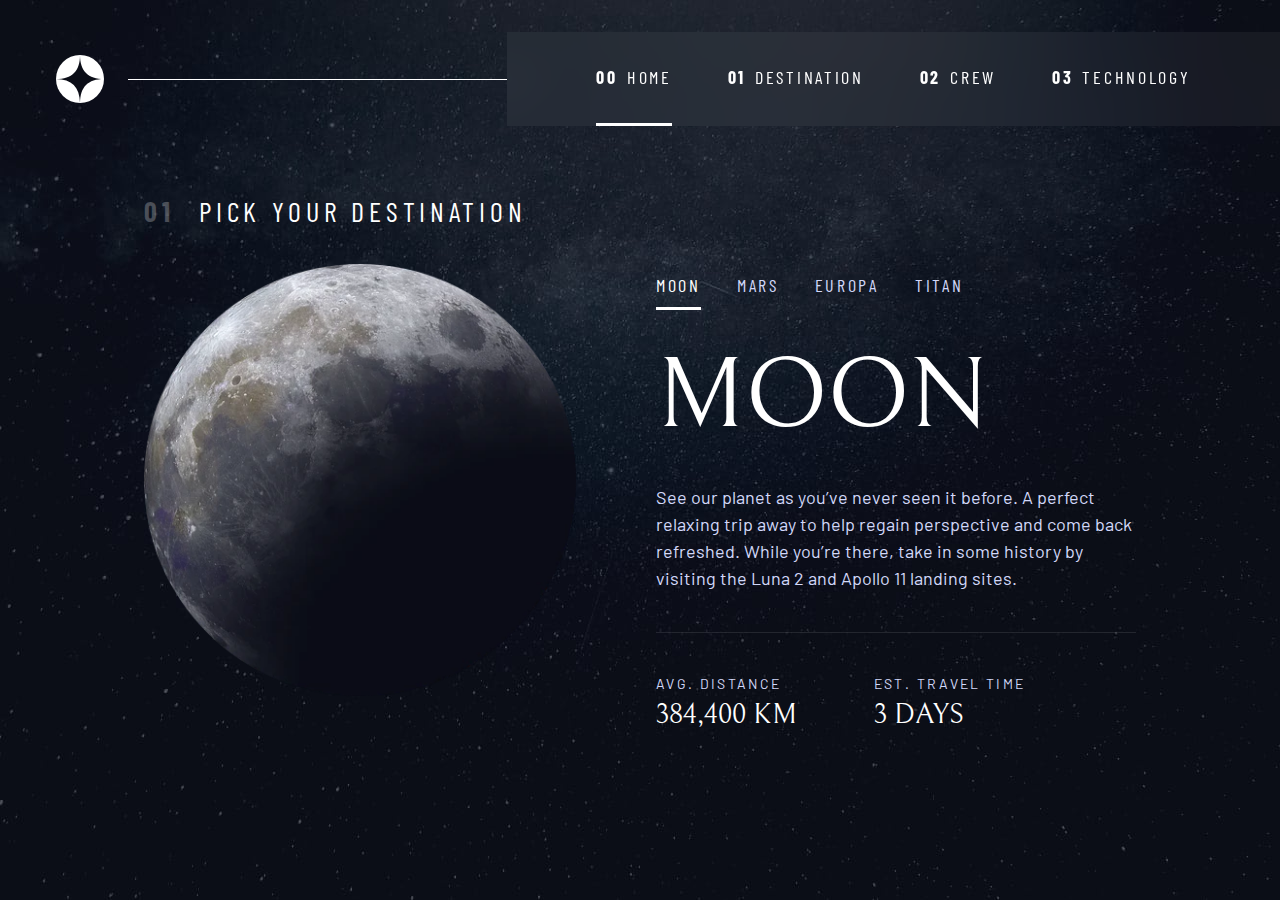
<file: starter-code/destination.html>
<!DOCTYPE html>
<html lang="en">

<head>
  <meta charset="UTF-8">
  <meta name="viewport" content="width=device-width, initial-scale=1.0">

  <link rel="icon" type="image/png" sizes="32x32" href="./assets/favicon-32x32.png">
  <!-- Google Fonts -->
  <link rel="preconnect" href="https://fonts.googleapis.com">
  <link rel="preconnect" href="https://fonts.gstatic.com" crossorigin>
  <link
    href="https://fonts.googleapis.com/css2?family=Barlow+Condensed:wght@400;700&family=Bellefair&family=Barlow:wght@400;700&display=swap"
    rel="stylesheet">

  <!-- CSS StyleSheet -->
  <link rel="stylesheet" href="index.css">

  <title>Frontend Mentor | Space tourism website</title>
</head>

<body class="destination">
  <a class="skip-to-content" href="#main">Skip to content</a>
  <header class="primary-header flex">
    <div>
      <img src="./assets/shared/logo.svg" alt="space tourism logo" class="logo">
    </div>
    <button class="mobile-nav-toggle" aria-controls="primary-navigation"><span class="sr-only"
        aria-expanded="false">Menu</span></button>
    <nav>
      <ul id="primary-navigation" data-visible="false" class="primary-navigation underline-indicators flex">
        <li class="active"><a class="ff-sans-cond uppercase text-white letter-spacing-2" href="index.html"><span
              aria-hidden="true">00</span>Home</a>
        <li><a class="ff-sans-cond uppercase text-white letter-spacing-2" href="destination.html"><span
              aria-hidden="true">01</span>Destination</a>
        <li><a class="ff-sans-cond uppercase text-white letter-spacing-2" href="crew.html"><span
              aria-hidden="true">02</span>Crew</a>
        <li><a class="ff-sans-cond uppercase text-white letter-spacing-2" href="technology.html"><span
              aria-hidden="true">03</span>Technology</a>
      </ul>
    </nav>
  </header>

<main id="main" class="grid-container grid-container--destination flow">
  
  <h1 class="numbered-title"><span aria-hidden="true">01</span> Pick your destination</h1>

    <picture>
      <source srcset="./assets/destination/image-moon.webp" type="image/webp">
      <img src="./assets/destination/image-moon.png" alt="the moon">
    </picture>
    <!-- Mars -->
    <picture hidden> 
      <source srcset="./assets/destination/image-mars.webp" type="image/webp">
      <img src="./assets/destination/image-mars.png" alt="the planet mars">
    </picture>
    <!-- Europa -->
    <picture hidden>
      <source srcset="./assets/destination/image-europa.webp" type="image/webp">
      <img src="./assets/destination/image-europa.png" alt="the planet europa">
    </picture>
    <!-- Titan -->
    <picture hidden>
      <source srcset="./assets/destination/image-titan.webp" type="image/webp">
      <img src="./assets/destination/image-titan.png" alt="the planet titan">
    </picture>
    
    <div class="tab-list underline-indicators flex" role="tablist" aria-label="destination list">
      <button aria-selected="true" role="tab" aria-controls="moon-tab"
        class="uppercase ff-sans-cond text-accent letter-spacing-2" tabindex="0">Moon</button>
      <button aria-selected="false" role="tab" aria-controls="mars-tab"
        class="uppercase ff-sans-cond text-accent letter-spacing-2" tabindex="-1">Mars</button>
      <button aria-selected="false" role="tab" aria-controls="europa-tab"
        class="uppercase ff-sans-cond text-accent letter-spacing-2" tabindex="-1">Europa</button>
      <button aria-selected="false" role="tab" aria-controls="titan-tab"
        class="uppercase ff-sans-cond text-accent letter-spacing-2" tabindex="-1">Titan</button>
    </div>
  

    <!-- Moon -->
    <article class="destination-info flow">
      <h2 class="fs-800 ff-serif uppercase">Moon</h2>

      <p class="text-accent">
        See our planet as you’ve never seen it before. A perfect relaxing trip away to help
        regain perspective and come back refreshed. While you’re there, take in some history
        by visiting the Luna 2 and Apollo 11 landing sites.
      </p>
      
      <div class="destination-meta flex">
        <div>
          <h3 class="text-accent fs-200 fs-sans-cond letter-spacing-3 uppercase">Avg. Distance</h3>
          <p class="fs-500 ff-serif uppercase">384,400 km</p>
        </div>
        
        <div>
          <h3 class="text-accent fs-200 fs-sans-cond letter-spacing-3 uppercase">Est. travel time</h3>
          <p class="fs-500 ff-serif uppercase">3 days</p>
        </div>
      </div>
    
    </article>

    <!-- Mars -->
    <article hidden class="destination-info flow">
      <h2 class="fs-800 ff-serif uppercase">Mars</h2>
    
      <p class="text-accent">
      Don’t forget to pack your hiking boots. You’ll need them to tackle Olympus Mons,
      the tallest planetary mountain in our solar system. It’s two and a half times
      the size of Everest!
      </p>
    
      <div class="destination-meta flex">
        <div>
          <h3 class="text-accent fs-200 fs-sans-cond letter-spacing-3 uppercase">Avg. Distance</h3>
          <p class="fs-500 ff-serif uppercase">225 mil. km</p>
        </div>
    
        <div>
          <h3 class="text-accent fs-200 fs-sans-cond letter-spacing-3 uppercase">Est. travel time</h3>
          <p class="fs-500 ff-serif uppercase">9 months</p>
        </div>
      </div>
    
    </article>

    <!-- Europa -->
    <article hidden class="destination-info flow">
      <h2 class="fs-800 ff-serif uppercase">Europa</h2>
    
      <p class="text-accent">
        The smallest of the four Galilean moons orbiting Jupiter, Europa is a
        winter lover’s dream. With an icy surface, it’s perfect for a bit of
        ice skating, curling, hockey, or simple relaxation in your snug
        wintery cabin.
      </p>
    
      <div class="destination-meta flex">
        <div>
          <h3 class="text-accent fs-200 fs-sans-cond letter-spacing-3 uppercase">Avg. Distance</h3>
          <p class="fs-500 ff-serif uppercase">628 mil. km</p>
        </div>
    
        <div>
          <h3 class="text-accent fs-200 fs-sans-cond letter-spacing-3 uppercase">Est. travel time</h3>
          <p class="fs-500 ff-serif uppercase">3 years</p>
        </div>
      </div>
    
    </article>
    
    <!-- Titan -->
    <article hidden class="destination-info flow">
      <h2 class="fs-800 ff-serif uppercase">Titan</h2>
    
      <p class="text-accent">
         The only moon known to have a dense atmosphere other than Earth, Titan is a home away from home (just a few hundred degrees colder!). As a bonus, you get striking views of the Rings of Saturn.
      </p>
    
      <div class="destination-meta flex">
        <div>
          <h3 class="text-accent fs-200 fs-sans-cond letter-spacing-3 uppercase">Avg. Distance</h3>
          <p class="fs-500 ff-serif uppercase">1.6 bil. km</p>
        </div>
    
        <div>
          <h3 class="text-accent fs-200 fs-sans-cond letter-spacing-3 uppercase">Est. travel time</h3>
          <p class="fs-500 ff-serif uppercase">7 years</p>
        </div>
      </div>
    
    </article>

</main>
<script src="navigation.js"></script>
<script src="tabs.js"></script>

</body>
</html>
</file>
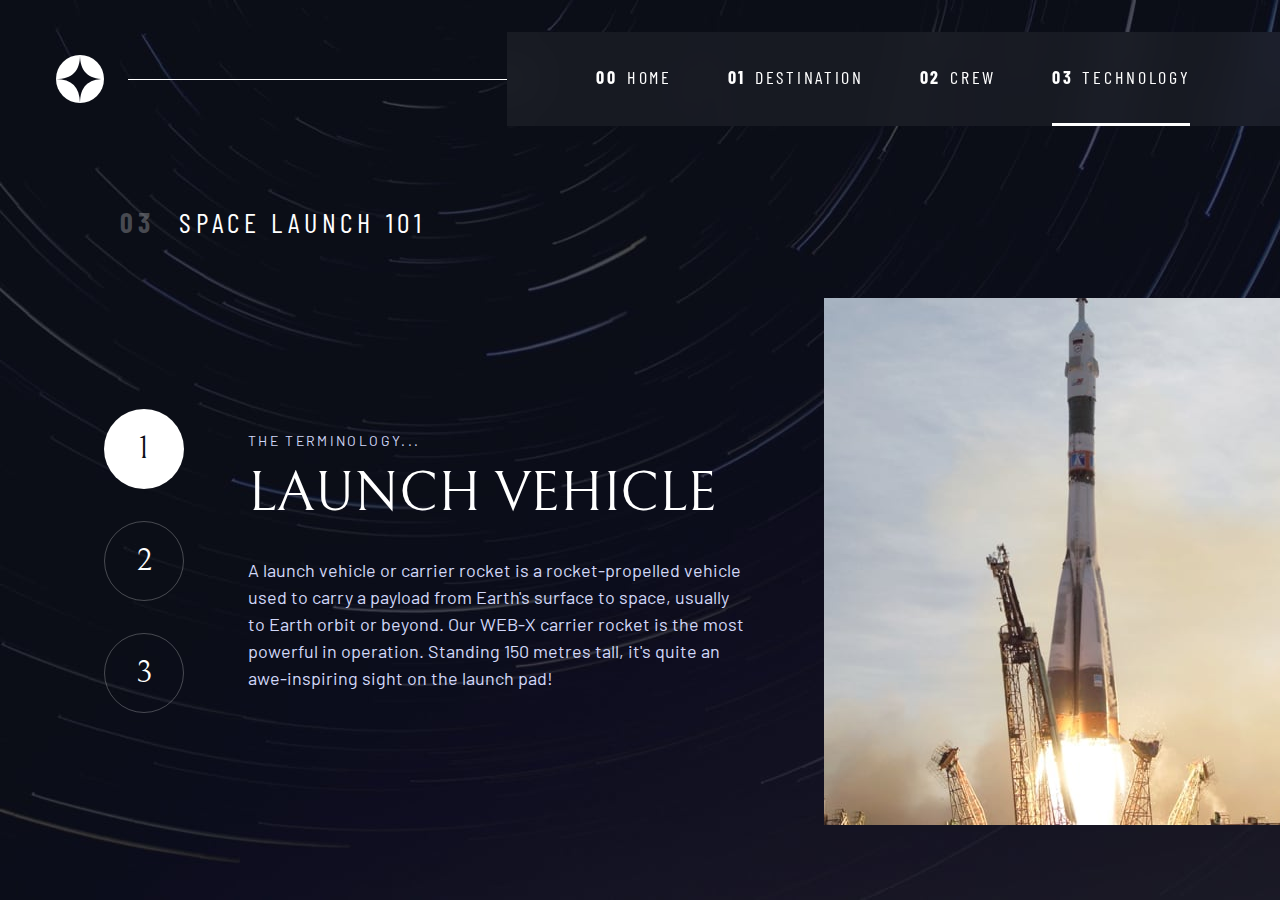
<file: starter-code/technology.html>
<!DOCTYPE html>
<html lang="en">

<head>
  <meta charset="UTF-8">
  <meta name="viewport" content="width=device-width, initial-scale=1.0">

  <link rel="icon" type="image/png" sizes="32x32" href="./assets/favicon-32x32.png">
  <!-- Google Fonts -->
  <link rel="preconnect" href="https://fonts.googleapis.com">
  <link rel="preconnect" href="https://fonts.gstatic.com" crossorigin>
  <link
    href="https://fonts.googleapis.com/css2?family=Barlow+Condensed:wght@400;700&family=Bellefair&family=Barlow:wght@400;700&display=swap"
    rel="stylesheet">

  <!-- CSS StyleSheet -->
  <link rel="stylesheet" href="index.css">

  <title>Frontend Mentor | Space tourism website</title>
</head>

<body class="tech">
<a class="skip-to-content" href="#main">Skip to content</a>
<header class="primary-header flex">
  <div>
    <img src="./assets/shared/logo.svg" alt="space tourism logo" class="logo">
  </div>
  <button class="mobile-nav-toggle" aria-controls="primary-navigation"><span class="sr-only"
      aria-expanded="false">Menu</span></button>
  <nav>
    <ul id="primary-navigation" data-visible="false" class="primary-navigation underline-indicators flex">
      <li><a class="ff-sans-cond uppercase text-white letter-spacing-2" href="index.html"><span
            aria-hidden="true">00</span>Home</a>
      <li><a class="ff-sans-cond uppercase text-white letter-spacing-2" href="destination.html"><span
            aria-hidden="true">01</span>Destination</a>
      <li><a class="ff-sans-cond uppercase text-white letter-spacing-2" href="crew.html"><span
            aria-hidden="true">02</span>Crew</a>
      <li class="active"><a class="ff-sans-cond uppercase text-white letter-spacing-2" href="technology.html"><span
            aria-hidden="true">03</span>Technology</a>
    </ul>
  </nav>
</header>

<main id="main" class="grid-container grid-container--tech flow">
  <h1 class="numbered-title"><span aria-hidden="true">03</span> Space launch 101</h1>

<div class="num-indicator flex" role="tablist" aria-label="technology list">
  <button aria-selected="true" aria-controls="vehicle-tab" role="tab" data-image="vehicle-image" tabindex="0"><span class="sr-only">Launch Vehicle</span>1</button>
  <button aria-selected="false" aria-controls="spaceport-tab" role="tab" data-image="spaceport-image" tabindex="-1"><span class="sr-only">Spaceport</span>2</button>
  <button aria-selected="false" aria-controls="capsule-tab" role="tab" data-image="capsule-image" tabindex="-1"><span class="sr-only">Space Capsule</span>3</button>
</div>

  <!-- Launch Vehicle -->
  <article class="tech-info flow" id="vehicle-tab" role="tabpanel" tabindex="0">
    <header class="flow flow--space-small">
      <p class="text-accent fs-200 fs-sans-cond letter-spacing-3 uppercase">The terminology...</p>
      <h2 class="fs-700 ff-serif uppercase">Launch vehicle</h2>
    </header>

    <p class="text-accent">
      A launch vehicle or carrier rocket is a rocket-propelled vehicle used to carry a payload from Earth's surface to space, usually to Earth orbit or beyond. Our WEB-X carrier rocket is the most powerful in operation. Standing 150 metres tall, it's quite an awe-inspiring sight on the launch pad!
    </p>
  </article>

  <!-- Spaceport -->
  <article hidden class="tech-info flow" id="spaceport-tab" role="tabpanel" tabindex="-1">
    <header class="flow flow--space-small">
      <p class="text-accent fs-200 fs-sans-cond letter-spacing-3 uppercase">The terminology...</p>
      <h2 class="fs-700 ff-serif uppercase">Spaceport</h2>
    </header>
  
    <p class="text-accent">
      A spaceport or cosmodrome is a site for launching (or receiving) spacecraft, by analogy to the seaport for ships or airport for aircraft. Based in the famous Cape Canaveral, our spaceport is ideally situated to take advantage of the Earth’s rotation for launch.
    </p>
  </article>

  <!-- Space Capsule -->
  <article hidden class="tech-info flow" id="capsule-tab" role="tabpanel" tabindex="-1">
    <header class="flow flow--space-small">
      <p class="text-accent fs-200 fs-sans-cond letter-spacing-3 uppercase">The terminology...</p>
      <h2 class="fs-700 ff-serif uppercase">Space capsule</h2>
    </header>
  
    <p class="text-accent">
      A space capsule is an often-crewed spacecraft that uses a blunt-body reentry capsule to reenter the Earth's atmosphere without wings. Our capsule is where you'll spend your time during the flight. It includes a space gym, cinema, and plenty of other activities to keep you entertained.
    </p>
  </article>

  <picture id="vehicle-image">
    <img src="assets/technology/image-launch-vehicle-landscape.jpg" alt="launch vehicle" class="landscape">
    <img src="assets/technology/image-launch-vehicle-portrait.jpg" alt="launch vehicle" class="portrait">
  </picture>
  <picture hidden id="spaceport-image">
    <img src="assets/technology/image-spaceport-landscape.jpg" alt="space port" class="landscape">
    <img src="assets/technology/image-spaceport-portrait.jpg" alt="space port" class="portrait">
  </picture>
  <picture hidden id="capsule-image">
    <img src="assets/technology/image-space-capsule-landscape.jpg" alt="space capsule" class="landscape">
    <img src="assets/technology/image-space-capsule-portrait.jpg" alt="space capsule" class="portrait">
  </picture>
</main>

<script src="navigation.js"></script>
<script src="tabs.js"></script>
</body>
</html>
</file>
<file: assets/css/index.css>
/* ------------------- */
/* Custom properties   */
/* ------------------- */

:root {
    /* colors */
    --clr-dark: 230 35% 7%;
    --clr-light: 231 77% 90%;
    --clr-white: 0 0% 100%;

    /* font-sizes */
    --fs-900: clamp(5rem, 8vw + 1rem, 9.375rem);
    --fs-800: 3.5rem;
    --fs-700: 1.5rem;
    --fs-600: 1rem;
    --fs-500: 1rem;
    --fs-400: 0.9375rem;
    --fs-300: 1rem;
    --fs-200: 0.875rem;

    /* font-families */
    --ff-serif: "Bellefair", serif;
    --ff-sans-cond: "Barlow Condensed", sans-serif;
    --ff-sans-normal: "Barlow", sans-serif;
}

@media (min-width: 35em) {
    :root {
        --fs-800: 5rem;
        --fs-700: 2.5rem;
        --fs-600: 1.5rem;
        --fs-500: 1.5rem;
        --fs-400: 1rem;
    }
}

@media (min-width: 45em) {
    :root {
        /* font-sizes */
        --fs-800: 6.25rem;
        --fs-700: 3.5rem;
        --fs-600: 2rem;
        --fs-500: 1.75rem;
        --fs-400: 1.125rem;
    }
}


/* ------------------- */
/* Reset               */
/* ------------------- */

/* https://piccalil.li/blog/a-modern-css-reset/ */

/* Box sizing */
*,
*::before,
*::after {
    box-sizing: border-box;
}

/* Reset margins */
body,
h1,
h2,
h3,
h4,
h5,
p,
figure,
picture {
    margin: 0;
}

h1,
h2,
h3,
h4,
h5,
h6,
p {
    font-weight: 400;
}

/* set up the body */
body {
    font-family: var(--ff-sans-normal);
    font-size: var(--fs-400);
    color: hsl(var(--clr-white));
    background-color: hsl(var(--clr-dark));
    line-height: 1.5;
    min-height: 100vh;
    /* grid allows us to use the full vh */
    display: grid;
    grid-template-rows: min-content 1fr;

    overflow-x: hidden;
}

/* make images easier to work with */
img,
picture {
    max-width: 100%;
    display: block;
}

/* make form elements easier to work with */
input,
button,
textarea,
select {
    font: inherit;
}

/* remove animations for people who've turned them off */
@media (prefers-reduced-motion: reduce) {

    *,
    *::before,
    *::after {
        animation-duration: 0.01ms !important;
        animation-iteration-count: 1 !important;
        transition-duration: 0.01ms !important;
        scroll-behavior: auto !important;
    }
}


/* ------------------- */
/* Utility classes     */
/* ------------------- */

/* general */

.flex {
    display: flex;
    gap: var(--gap, 1rem);
}

.grid {
    display: grid;
    gap: var(--gap, 1rem);
}

.d-block {
    display: block;
}

.flow>*:where(:not(:first-child)) {
    margin-top: var(--flow-space, 1rem);
}

.flow--space-small {
    --flow-space: .75rem;
}

.container {
    padding-inline: 2em;
    margin-inline: auto;
    max-width: 80rem;
}

.sr-only {
    /* Read contents for ie: button with no text for a screen reader*/
position: absolute;
    width: 1px;
    height: 1px;
    padding: 0;
    margin: -1px;
    overflow: hidden;
    clip: rect(0, 0, 0, 0);
    white-space: nowrap;
    /* added line */
    border: 0;
}
.skip-to-content {
    position: absolute;
    background: hsl(var(--clr-white));
    color: hsl(var(--clr-dark));
    padding: .5em 1em;
    margin-inline: auto;
    transform: translateY(-100%);
    transition: transform 250ms ease-in;
}

.skip-to-content:focus {
    transform: translateY(0);
}

/* colors */

.bg-dark {
    background-color: hsl(var(--clr-dark));
}

.bg-accent {
    background-color: hsl(var(--clr-light));
}

.bg-white {
    background-color: hsl(var(--clr-white));
}

.text-dark {
    color: hsl(var(--clr-dark));
}

.text-accent {
    color: hsl(var(--clr-light));
}

.text-white {
    color: hsl(var(--clr-white));
}

/* typography */

.ff-serif {
    font-family: var(--ff-serif);
}

.ff-sans-cond {
    font-family: var(--ff-sans-cond);
}

.ff-sans-normal {
    font-family: var(--ff-sans-normal);
}

.letter-spacing-1 {
    letter-spacing: 4.75px;
}

.letter-spacing-2 {
    letter-spacing: 2.7px;
}

.letter-spacing-3 {
    letter-spacing: 2.35px;
}

.uppercase {
    text-transform: uppercase;
}

.fs-900 {
    font-size: var(--fs-900);
}

.fs-800 {
    font-size: var(--fs-800);
}

.fs-700 {
    font-size: var(--fs-700);
}

.fs-600 {
    font-size: var(--fs-600);
}

.fs-500 {
    font-size: var(--fs-500);
}

.fs-400 {
    font-size: var(--fs-400);
}

.fs-300 {
    font-size: var(--fs-300);
}

.fs-200 {
    font-size: var(--fs-200);
}

.fs-900,
.fs-800,
.fs-700,
.fs-600 {
    line-height: 1.1;
    /* big fonts break the spacing */
}

.numbered-title {
    font-family: var(--ff-sans-cond);
    font-size: var(--fs-500);
    text-transform: uppercase;
    letter-spacing: 4.72px;
}

.numbered-title span {
    margin-right: .5em;
    font-weight: 700;
    color: hsl(var(--clr-white) / .25);
}


/* ------------------- */
/* Compontents         */
/* ------------------- */

.large-button {
    font-size: 2rem;
    position: relative;
    z-index: 1;
    display: inline-grid;
    place-items: center;
    padding: 0 2em;
    border-radius: 50%;
    aspect-ratio: 1;
    text-decoration: none;
}

.large-button::after {
    content: '';
    position: absolute;
    z-index: -1;
    width: 100%;
    height: 100%;
    background: hsl(var(--clr-white) / .1);
    border-radius: 50%;
    opacity: 0;
    transition: opacity 500ms linear, transform 750ms ease-in-out;
}

.large-button:hover::after,
.large-button:focus::after {
    opacity: 1;
    transform: scale(1.5);
}

/* primary-header */

.logo {
    margin: 1.5rem clamp(1.5rem, 5vw, 3.5rem);
}

.primary-header {
    justify-content: space-between;
    align-items: center;
}

.primary-navigation {
    --gap: clamp(1.5rem, 5vw, 3.5rem);
    --underline-gap: 2rem;
    list-style: none;
    padding: 0;
    margin: 0;
    background: hsl(var(--clr-white) / 0.05);
    backdrop-filter: blur(1.5rem);
    -webkit-backdrop-filter: blur(1.5rem);
}

.primary-navigation a {
    text-decoration: none;
}

.primary-navigation a>span {
    font-weight: 700;
    margin-right: .5em;
}

.mobile-nav-toggle {
    display: none;
}

@media (max-width: 35em) {
    .primary-navigation {
        --underline-gap: .5rem;
        position: fixed;
        z-index: 1000;
        inset: 0 0 0 30%;
        list-style: none;
        padding: min(20rem, 15vh) 2rem;
        margin: 0;
        flex-direction: column;
        transform: translateX(100%);
        transition: transform 500ms ease-in-out;
    }

    .primary-navigation[data-visible="true"] {
        transform: translateX(0);
    }

    .primary-navigation.underline-indicators>.active {
        border: 0;
    }

    .mobile-nav-toggle {
        display: block;
        position: absolute;
        z-index: 2000;
        right: 1rem;
        top: 2rem;
        background: transparent;
        background-image: url(../shared/icon-hamburger.svg);
        background-repeat: no-repeat;
        background-position: center;
        width: 1.5rem;
        aspect-ratio: 1;
        border: 0;
    }

    .mobile-nav-toggle[aria-expanded="true"] {
        background-image: url(../shared/icon-close.svg);
    }

    .mobile-nav-toggle:focus-visible {
        outline: 5px solid white;
        outline-offset: 5px;
    }

}

@media (min-width: 35em) {
    .primary-navigation {
            padding-inline: clamp(3rem, 7vw, 7rem);
        }
}

@media (min-width: 35em) and (max-width: 44.999em) {
    .primary-navigation a > span {
        display: none;
    }
}

@media (min-width: 45em) {
    /* horizontal line */
    .primary-header::after {
        content: '';
        display: block;
        position: relative;
        height: 1px;
        width: 100%;
        margin-right: -2.5rem;
        background: hsl(var(--clr-white) / 2.5 );
        order: 1;
    }

    nav {
        order: 2;
    }
    
    .primary-navigation {
        margin-block: 2rem;
    }
}


.underline-indicators>* {
    cursor: pointer;
    padding: var(--underline-gap, .5rem) 0;
    border: 0;
    border-bottom: .2rem solid hsl(var(--clr-white) / 0);
    background-color: transparent;
}

.underline-indicators>*:hover,
.underline-indicators>*:focus {
    border-color: hsl(var(--clr-white) / .5);
}

.underline-indicators>.active,
.underline-indicators>[aria-selected="true"] {
    color: hsl(var(--clr-white) / 1);
    border-color: hsl(var(--clr-white) / 1);
}

.tab-list {
    --gap: 2em;
}

.dot-indicators>* {
    cursor: pointer;
    border: 0;
    border-radius: 50%;
    padding: .5em;
    background-color: hsl(var(--clr-white) / .25);
}

.dot-indicators>*:hover,
.dot-indicators>*:focus {
    background-color: hsl(var(--clr-white) / .5);
}

.dot-indicators>[aria-selected="true"] {
    background-color: hsl(var(--clr-white) / 1);
}

.num-indicator > * {
    cursor: pointer;
    background: none;
    color: hsl(var(--clr-white));
    border: 1px solid hsl(var(--clr-white) / .25);
    border-radius: 50%;
    width: 2.5rem;
    aspect-ratio: 1;
    font-family: var(--ff-serif);
    font-size: var(--fs-600);
}

.num-indicator > *:hover,
.num-indicator > *:focus {
    border-color: hsl(var(--clr-white) / 1);
}

.num-indicator > [aria-selected="true"] {
    background: hsl(var(--clr-white));
    color: hsl(var(--clr-dark));
}


/* --------------------------- */
/* Page Specific Background    */
/* --------------------------- */

body {
    background-size: cover;
    background-position: bottom center;
}
/* home */
.home {
    background-image: url(../home/background-home-mobile.jpg);
}

@media (min-width: 35rem) {
    .home {
        background-position: center center;
        background-image: url(../home/background-home-tablet.jpg);
    }
}

@media (min-width: 45rem) {
    .home {
        background-image: url(../home/background-home-desktop.jpg);
    }
}

/* destination */
.destination {
    background-image: url(../destination/background-destination-mobile.jpg);
}

@media (min-width: 35rem) {
    .destination {
        background-position: center center;
        background-image: url(../destination/background-destination-tablet.jpg);
    }
}

@media (min-width: 45rem) {
    .destination {
        background-image: url(../destination/background-destination-desktop.jpg);
    }
}

/* crew */
.crew {
    background-image: url(../crew/background-crew-mobile.jpg);
}

@media (min-width: 35rem) {
    .crew {
        background-position: center center;
        background-image: url(../crew/background-crew-tablet.jpg);
    }
}

@media (min-width: 45rem) {
    .crew {
        background-image: url(../crew/background-crew-desktop.jpg);
    }
}

.tech {
    background-image: url(../technology/background-technology-mobile.jpg);
}

@media (min-width: 35rem) {
    .tech {
        background-position: center center;
        background-image: url(../technology/background-technology-tablet.jpg);
    }
}

@media (min-width: 45rem) {
    .tech {
        background-image: url(../technology/background-technology-desktop.jpg);
    }
}

/* ------------------------ */
/* Layout                   */
/* ------------------------ */

.grid-container {
    text-align: center;
    display: grid;
    place-items: center;
    padding-inline: 1rem;
    padding-bottom: 4rem;
}

.grid-container p:not([class]) {
    max-width: 50ch;
}

.numbered-title {
    grid-area: title;
}

/* destination layout */

.grid-container--destination {
    --flow-space: 2rem;
    grid-template-areas:
        'title'
        'image'
        'tabs'
        'content';
}

.grid-container--destination > picture {
    grid-area: image;
    max-width: 60%;
    align-self: start;
}

.grid-container--destination>.tab-list {
    grid-area: tabs;
}

.grid-container--destination>.destination-info {
    grid-area: content;
}

.destination-meta {
    flex-direction: column;
    border-top: 1px solid hsl(var(--clr-white) / .1);
    padding-top: 2.5rem;
    margin-top: 2.5rem;
}

.destination-meta p {
    font-size: 1.75rem;
}

/* crew layout */
.grid-container--crew {
    --flow-space: 2rem;
    grid-template-areas:
        'title'
        'image'
        'tabs'
        'content';
}

.grid-container--crew > picture {
    grid-area: image;
    max-width: 60%;
    border-bottom: 1px solid hsl(var(--clr-white) / .1);
}

.grid-container--crew>.dot-indicators {
    grid-area: tabs;
}

.grid-container--crew>.crew-details {
    grid-area: content;
}

.crew-details h2 {
    opacity: .5;
}

/* tech layout */
.grid-container--tech {
    --flow-space: 2rem;
    padding-inline: 0;
    grid-template-areas:
        'title'
        'image'
        'tabs'
        'content';
}

.grid-container--tech > picture {
    grid-area: image;
    overflow-clip-margin: content-box;
    overflow: clip;
    width: 100vw;
    left: 0;
}

.grid-container--tech > .num-indicator {
    grid-area: tabs;
}

.grid-container--tech > .tech-info {
    grid-area: content;
}

.tech-info > p {
    padding-inline: 1.5rem;
}

.portrait {
    display: none;
}

@media (min-width: 35em) {
    .numbered-title {
        justify-self: left;
        margin-top: 2rem;
    }

    .destination-meta {
        flex-direction: row;
        justify-content: space-evenly;
    }

    .grid-container--crew {
        padding-bottom: 0;
        grid-template-areas:
            'title'
            'content'
            'tabs'
            'image';
    }

    .grid-container--tech .numbered-title {
        padding-inline: 1rem;
    }

    .num-indicator > * {
        width: 3.75rem;
    }
}

@media (min-width: 45em) {
    .grid-container {
        text-align: left;
        column-gap: var(--container-gap, 2rem);
        grid-template-columns: minmax(1rem, 1fr) repeat(2, minmax(0, 30rem)) minmax(1rem, 1fr);
    }

    .grid-container--home {
        padding-bottom: max(6rem, 20vh);
        align-items: end;
    }

    .grid-container--home>*:first-child {
        grid-column: 2;
    }

    .grid-container--home>*:last-child {
        grid-column: 3;
    }

    .grid-container--destination {
        align-content: start;
        justify-items: start;
        grid-template-areas:
            '. title title .'
            '. image tabs .'
            '. image content .';
    }

    .grid-container--destination > picture {
        max-width: 90%;
    }
    
    .destination-meta {
        --gap: min(6vw, 6rem);
        justify-content: start;
    }

    .grid-container--crew {
        grid-template-columns: minmax(1rem, 1fr) minmax(0, 37rem) minmax(0, 23rem) minmax(1rem, 1fr);
        grid-template-areas:
            '. title title .'
            '. content image .'
            '. tabs image .';
        justify-items: start;
    }

    .grid-container--crew > picture {
        grid-column: span 2;
        align-self: end;
        max-width: 90%;
    }

    .grid-container--tech {
        grid-template-columns: minmax(1rem, 1fr) minmax(0, 4rem) minmax(0, 37rem) minmax(0rem, 22rem) minmax(1rem, 1fr);
        grid-template-areas:
            '. title title .'
            '. tabs content image';
        justify-items: start;
    }

    .num-indicator {
        flex-direction: column;
        --gap: 2rem;
    }
    
    .num-indicator > * {
        width: 5rem;
    }

    .grid-container--tech .landscape {
        display: none;
    }

    .grid-container--tech .portrait{
        display: block;
        max-width: 50%;
    }
    
    .grid-container--tech .tech-info {
        --flow-space: 2rem;
        padding-inline: 3rem;
    }

    .tech-info > p {
        padding-inline: 0;
    }
    
}
</file>
<file: starter-code/index.css>
/* ------------------- */
/* Custom properties   */
/* ------------------- */

:root {
    /* colors */
    --clr-dark: 230 35% 7%;
    --clr-light: 231 77% 90%;
    --clr-white: 0 0% 100%;

    /* font-sizes */
    --fs-900: clamp(5rem, 8vw + 1rem, 9.375rem);
    --fs-800: 3.5rem;
    --fs-700: 1.5rem;
    --fs-600: 1rem;
    --fs-500: 1rem;
    --fs-400: 0.9375rem;
    --fs-300: 1rem;
    --fs-200: 0.875rem;

    /* font-families */
    --ff-serif: "Bellefair", serif;
    --ff-sans-cond: "Barlow Condensed", sans-serif;
    --ff-sans-normal: "Barlow", sans-serif;
}

@media (min-width: 35em) {
    :root {
        --fs-800: 5rem;
        --fs-700: 2.5rem;
        --fs-600: 1.5rem;
        --fs-500: 1.5rem;
        --fs-400: 1rem;
    }
}

@media (min-width: 45em) {
    :root {
        /* font-sizes */
        --fs-800: 6.25rem;
        --fs-700: 3.5rem;
        --fs-600: 2rem;
        --fs-500: 1.75rem;
        --fs-400: 1.125rem;
    }
}


/* ------------------- */
/* Reset               */
/* ------------------- */

/* https://piccalil.li/blog/a-modern-css-reset/ */

/* Box sizing */
*,
*::before,
*::after {
    box-sizing: border-box;
}

/* Reset margins */
body,
h1,
h2,
h3,
h4,
h5,
p,
figure,
picture {
    margin: 0;
}

h1,
h2,
h3,
h4,
h5,
h6,
p {
    font-weight: 400;
}

/* set up the body */
body {
    font-family: var(--ff-sans-normal);
    font-size: var(--fs-400);
    color: hsl(var(--clr-white));
    background-color: hsl(var(--clr-dark));
    line-height: 1.5;
    min-height: 100vh;
    /* grid allows us to use the full vh */
    display: grid;
    grid-template-rows: min-content 1fr;

    overflow-x: hidden;
}

/* make images easier to work with */
img,
picutre {
    max-width: 100%;
    display: block;
}

/* make form elements easier to work with */
input,
button,
textarea,
select {
    font: inherit;
}

/* remove animations for people who've turned them off */
@media (prefers-reduced-motion: reduce) {

    *,
    *::before,
    *::after {
        animation-duration: 0.01ms !important;
        animation-iteration-count: 1 !important;
        transition-duration: 0.01ms !important;
        scroll-behavior: auto !important;
    }
}


/* ------------------- */
/* Utility classes     */
/* ------------------- */

/* general */

.flex {
    display: flex;
    gap: var(--gap, 1rem);
}

.grid {
    display: grid;
    gap: var(--gap, 1rem);
}

.d-block {
    display: block;
}

.flow>*:where(:not(:first-child)) {
    margin-top: var(--flow-space, 1rem);
}

.flow--space-small {
    --flow-space: .75rem;
}

.container {
    padding-inline: 2em;
    margin-inline: auto;
    max-width: 80rem;
}

.sr-only {
    /* Read contents for ie: button with no text for a screen reader*/
position: absolute;
    width: 1px;
    height: 1px;
    padding: 0;
    margin: -1px;
    overflow: hidden;
    clip: rect(0, 0, 0, 0);
    white-space: nowrap;
    /* added line */
    border: 0;
}
.skip-to-content {
    position: absolute;
    background: hsl(var(--clr-white));
    color: hsl(var(--clr-dark));
    padding: .5em 1em;
    margin-inline: auto;
    transform: translateY(-100%);
    transition: transform 250ms ease-in;
}

.skip-to-content:focus {
    transform: translateY(0);
}

/* colors */

.bg-dark {
    background-color: hsl(var(--clr-dark));
}

.bg-accent {
    background-color: hsl(var(--clr-light));
}

.bg-white {
    background-color: hsl(var(--clr-white));
}

.text-dark {
    color: hsl(var(--clr-dark));
}

.text-accent {
    color: hsl(var(--clr-light));
}

.text-white {
    color: hsl(var(--clr-white));
}

/* typography */

.ff-serif {
    font-family: var(--ff-serif);
}

.ff-sans-cond {
    font-family: var(--ff-sans-cond);
}

.ff-sans-normal {
    font-family: var(--ff-sans-normal);
}

.letter-spacing-1 {
    letter-spacing: 4.75px;
}

.letter-spacing-2 {
    letter-spacing: 2.7px;
}

.letter-spacing-3 {
    letter-spacing: 2.35px;
}

.uppercase {
    text-transform: uppercase;
}

.fs-900 {
    font-size: var(--fs-900);
}

.fs-800 {
    font-size: var(--fs-800);
}

.fs-700 {
    font-size: var(--fs-700);
}

.fs-600 {
    font-size: var(--fs-600);
}

.fs-500 {
    font-size: var(--fs-500);
}

.fs-400 {
    font-size: var(--fs-400);
}

.fs-300 {
    font-size: var(--fs-300);
}

.fs-200 {
    font-size: var(--fs-200);
}

.fs-900,
.fs-800,
.fs-700,
.fs-600 {
    line-height: 1.1;
    /* big fonts break the spacing */
}

.numbered-title {
    font-family: var(--ff-sans-cond);
    font-size: var(--fs-500);
    text-transform: uppercase;
    letter-spacing: 4.72px;
}

.numbered-title span {
    margin-right: .5em;
    font-weight: 700;
    color: hsl(var(--clr-white) / .25);
}


/* ------------------- */
/* Compontents         */
/* ------------------- */

.large-button {
    font-size: 2rem;
    position: relative;
    z-index: 1;
    display: inline-grid;
    place-items: center;
    padding: 0 2em;
    border-radius: 50%;
    aspect-ratio: 1;
    text-decoration: none;
}

.large-button::after {
    content: '';
    position: absolute;
    z-index: -1;
    width: 100%;
    height: 100%;
    background: hsl(var(--clr-white) / .1);
    border-radius: 50%;
    opacity: 0;
    transition: opacity 500ms linear, transform 750ms ease-in-out;
}

.large-button:hover::after,
.large-button:focus::after {
    opacity: 1;
    transform: scale(1.5);
}

/* primary-header */

.logo {
    margin: 1.5rem clamp(1.5rem, 5vw, 3.5rem);
}

.primary-header {
    justify-content: space-between;
    align-items: center;
}

.primary-navigation {
    --gap: clamp(1.5rem, 5vw, 3.5rem);
    --underline-gap: 2rem;
    list-style: none;
    padding: 0;
    margin: 0;
    background: hsl(var(--clr-white) / 0.05);
    backdrop-filter: blur(1.5rem);
}

.primary-navigation a {
    text-decoration: none;
}

.primary-navigation a>span {
    font-weight: 700;
    margin-right: .5em;
}

.mobile-nav-toggle {
    display: none;
}

@media (max-width: 35em) {
    .primary-navigation {
        --underline-gap: .5rem;
        position: fixed;
        z-index: 1000;
        inset: 0 0 0 30%;
        list-style: none;
        padding: min(20rem, 15vh) 2rem;
        margin: 0;
        flex-direction: column;
        transform: translateX(100%);
        transition: transform 500ms ease-in-out;
    }

    .primary-navigation[data-visible="true"] {
        transform: translateX(0);
    }

    .primary-navigation.underline-indicators>.active {
        border: 0;
    }

    .mobile-nav-toggle {
        display: block;
        position: absolute;
        z-index: 2000;
        right: 1rem;
        top: 2rem;
        background: transparent;
        background-image: url(./assets/shared/icon-hamburger.svg);
        background-repeat: no-repeat;
        background-position: center;
        width: 1.5rem;
        aspect-ratio: 1;
        border: 0;
    }

    .mobile-nav-toggle[aria-expanded="true"] {
        background-image: url(./assets/shared/icon-close.svg);
    }

    .mobile-nav-toggle:focus-visible {
        outline: 5px solid white;
        outline-offset: 5px;
    }

}

@media (min-width: 35em) {
    .primary-navigation {
            padding-inline: clamp(3rem, 7vw, 7rem);
        }
}

@media (min-width: 35em) and (max-width: 44.999em) {
    .primary-navigation a > span {
        display: none;
    }
}

@media (min-width: 45em) {
    /* horizontal line */
    .primary-header::after {
        content: '';
        display: block;
        position: relative;
        height: 1px;
        width: 100%;
        margin-right: -2.5rem;
        background: hsl(var(--clr-white) / 2.5 );
        order: 1;
    }

    nav {
        order: 2;
    }
    
    .primary-navigation {
        margin-block: 2rem;
    }
}


.underline-indicators>* {
    cursor: pointer;
    padding: var(--underline-gap, .5rem) 0;
    border: 0;
    border-bottom: .2rem solid hsl(var(--clr-white) / 0);
    background-color: transparent;
}

.underline-indicators>*:hover,
.underline-indicators>*:focus {
    border-color: hsl(var(--clr-white) / .5);
}

.underline-indicators>.active,
.underline-indicators>[aria-selected="true"] {
    color: hsl(var(--clr-white) / 1);
    border-color: hsl(var(--clr-white) / 1);
}

.tab-list {
    --gap: 2em;
}

.dot-indicators>* {
    cursor: pointer;
    border: 0;
    border-radius: 50%;
    padding: .5em;
    background-color: hsl(var(--clr-white) / .25);
}

.dot-indicators>*:hover,
.dot-indicators>*:focus {
    background-color: hsl(var(--clr-white) / .5);
}

.dot-indicators>[aria-selected="true"] {
    background-color: hsl(var(--clr-white) / 1);
}

.num-indicator > * {
    cursor: pointer;
    background: none;
    color: hsl(var(--clr-white));
    border: 1px solid hsl(var(--clr-white) / .25);
    border-radius: 50%;
    width: 2.5rem;
    aspect-ratio: 1;
    font-family: var(--ff-serif);
    font-size: var(--fs-600);
}

.num-indicator > *:hover,
.num-indicator > *:focus {
    border-color: hsl(var(--clr-white) / 1);
}

.num-indicator > [aria-selected="true"] {
    background: hsl(var(--clr-white));
    color: hsl(var(--clr-dark));
}


/* --------------------------- */
/* Page Specific Background    */
/* --------------------------- */

body {
    background-size: cover;
    background-position: bottom center;
}
/* home */
.home {
    background-image: url(./assets/home/background-home-mobile.jpg);
}

@media (min-width: 35rem) {
    .home {
        background-position: center center;
        background-image: url(./assets/home/background-home-tablet.jpg);
    }
}

@media (min-width: 45rem) {
    .home {
        background-image: url(./assets/home/background-home-desktop.jpg);
    }
}

/* destination */
.destination {
    background-image: url(./assets/destination/background-destination-mobile.jpg);
}

@media (min-width: 35rem) {
    .destination {
        background-position: center center;
        background-image: url(./assets/destination/background-destination-tablet.jpg);
    }
}

@media (min-width: 45rem) {
    .destination {
        background-image: url(./assets/destination/background-destination-desktop.jpg);
    }
}

/* crew */
.crew {
    background-image: url(./assets/crew/background-crew-mobile.jpg);
}

@media (min-width: 35rem) {
    .crew {
        background-position: center center;
        background-image: url(./assets/crew/background-crew-tablet.jpg);
    }
}

@media (min-width: 45rem) {
    .crew {
        background-image: url(./assets/crew/background-crew-desktop.jpg);
    }
}

.tech {
    background-image: url(./assets/technology/background-technology-mobile.jpg);
}

@media (min-width: 35rem) {
    .tech {
        background-position: center center;
        background-image: url(./assets/technology/background-technology-tablet.jpg);
    }
}

@media (min-width: 45rem) {
    .tech {
        background-image: url(./assets/technology/background-technology-desktop.jpg);
    }
}

/* ------------------------ */
/* Layout                   */
/* ------------------------ */

.grid-container {
    text-align: center;
    display: grid;
    place-items: center;
    padding-inline: 1rem;
    padding-bottom: 4rem;
}

.grid-container p:not([class]) {
    max-width: 50ch;
}

.numbered-title {
    grid-area: title;
}

/* destination layout */

.grid-container--destination {
    --flow-space: 2rem;
    grid-template-areas:
        'title'
        'image'
        'tabs'
        'content';
}

.grid-container--destination > picture {
    grid-area: image;
    max-width: 60%;
    align-self: start;
}

.grid-container--destination>.tab-list {
    grid-area: tabs;
}

.grid-container--destination>.destination-info {
    grid-area: content;
}

.destination-meta {
    flex-direction: column;
    border-top: 1px solid hsl(var(--clr-white) / .1);
    padding-top: 2.5rem;
    margin-top: 2.5rem;
}

.destination-meta p {
    font-size: 1.75rem;
}

/* crew layout */
.grid-container--crew {
    --flow-space: 2rem;
    grid-template-areas:
        'title'
        'image'
        'tabs'
        'content';
}

.grid-container--crew > picture {
    grid-area: image;
    max-width: 60%;
    border-bottom: 1px solid hsl(var(--clr-white) / .1);
}

.grid-container--crew>.dot-indicators {
    grid-area: tabs;
}

.grid-container--crew>.crew-details {
    grid-area: content;
}

.crew-details h2 {
    opacity: .5;
}

/* tech layout */
.grid-container--tech {
    --flow-space: 2rem;
    padding-inline: 0;
    grid-template-areas:
        'title'
        'image'
        'tabs'
        'content';
}

.grid-container--tech > picture {
    grid-area: image;
    overflow-clip-margin: content-box;
    overflow: clip;
    width: 100vw;
    left: 0;
}

.grid-container--tech > .num-indicator {
    grid-area: tabs;
}

.grid-container--tech > .tech-info {
    grid-area: content;
}

.tech-info > p {
    padding-inline: 1.5rem;
}

.portrait {
    display: none;
}

@media (min-width: 35em) {
    .numbered-title {
        justify-self: left;
        margin-top: 2rem;
    }

    .destination-meta {
        flex-direction: row;
        justify-content: space-evenly;
    }

    .grid-container--crew {
        padding-bottom: 0;
        grid-template-areas:
            'title'
            'content'
            'tabs'
            'image';
    }

    .grid-container--tech .numbered-title {
        padding-inline: 1rem;
    }

    .num-indicator > * {
        width: 3.75rem;
    }
}

@media (min-width: 45em) {
    .grid-container {
        text-align: left;
        column-gap: var(--container-gap, 2rem);
        grid-template-columns: minmax(1rem, 1fr) repeat(2, minmax(0, 30rem)) minmax(1rem, 1fr);
    }

    .grid-container--home {
        padding-bottom: max(6rem, 20vh);
        align-items: end;
    }

    .grid-container--home>*:first-child {
        grid-column: 2;
    }

    .grid-container--home>*:last-child {
        grid-column: 3;
    }

    .grid-container--destination {
        align-content: start;
        justify-items: start;
        grid-template-areas:
            '. title title .'
            '. image tabs .'
            '. image content .';
    }

    .grid-container--destination > picture {
        max-width: 90%;
    }
    
    .destination-meta {
        --gap: min(6vw, 6rem);
        justify-content: start;
    }

    .grid-container--crew {
        grid-template-columns: minmax(1rem, 1fr) minmax(0, 37rem) minmax(0, 23rem) minmax(1rem, 1fr);
        grid-template-areas:
            '. title title .'
            '. content image .'
            '. tabs image .';
        justify-items: start;
    }

    .grid-container--crew > picture {
        grid-column: span 2;
        align-self: end;
        max-width: 90%;
    }

    .grid-container--tech {
        grid-template-columns: minmax(1rem, 1fr) minmax(0, 4rem) minmax(0, 37rem) minmax(0rem, 22rem) minmax(1rem, 1fr);
        grid-template-areas:
            '. title title .'
            '. tabs content image';
        justify-items: start;
    }

    .num-indicator {
        flex-direction: column;
        --gap: 2rem;
    }
    
    .num-indicator > * {
        width: 5rem;
    }

    .grid-container--tech .landscape {
        display: none;
    }

    .grid-container--tech .portrait{
        display: block;
        max-width: 50%;
    }
    
    .grid-container--tech .tech-info {
        --flow-space: 2rem;
        padding-inline: 3rem;
    }

    .tech-info > p {
        padding-inline: 0;
    }
    
}
</file>
<file: index.css>
/* ------------------ */
/* Reset              */
/* ------------------ */

/* https://piccalil.li/blog/a-modern-css-reset/ */

/* Box Sizing */

*,
*::before,
*::after {
    box-sizing: border-box;
}
/* The above makes calculating witdth/height easier */

/*  Reset Margins  */

body,
h1,
h2,
h3,
h4,
h5,
p,
figure,
picture {
    margin: 0;
}
/* Prevents collapsing margin */

/*  Set up the body */
body{
    line-height: 1.5;
    min-height: 100vh;
}

/* Make images easier to work with */
img,
picture {
    max-width: 100%;
    display: block;
}

/* Makes form elements easier to work with */
input,
button,
textarea,
select {
    font: inherit;
}

/* Remove animations for people who've turned them off */
@media (prefers-reduced-motion: reduce) {
    *,
    *::before,
    *::after {
        animation-duration: 0.01ms !important;
        animation-iteration-count: 1 !important;
        transition-duration: 0.01 !important;
        scroll-behavior: auto !important;
    }
}


/* ------------------ */
/* Utility Classes    */
/* ------------------ */

.flex {
    display: flex;
    gap: var(--gap, 1rem);
}

.grid {
    display: flex;
    gap: var(--gap, 1rem);
}

.container {
    padding-inline: 2em; /* left and right padding */
    margin-inline: auto;
    max-width: 80rem;
}

/* Read contents for ie: button with no text for a screen reader*/
.sr-only {
    position: absolute;
    width: 1px;
    height: 1px;
    padding: 0;
    margin: -1px;
    overflow: hidden;
    clip: rect(0, 0, 0, 0);
    white-space: nowrap; /* added line */
    border: 0;
}
</file>
